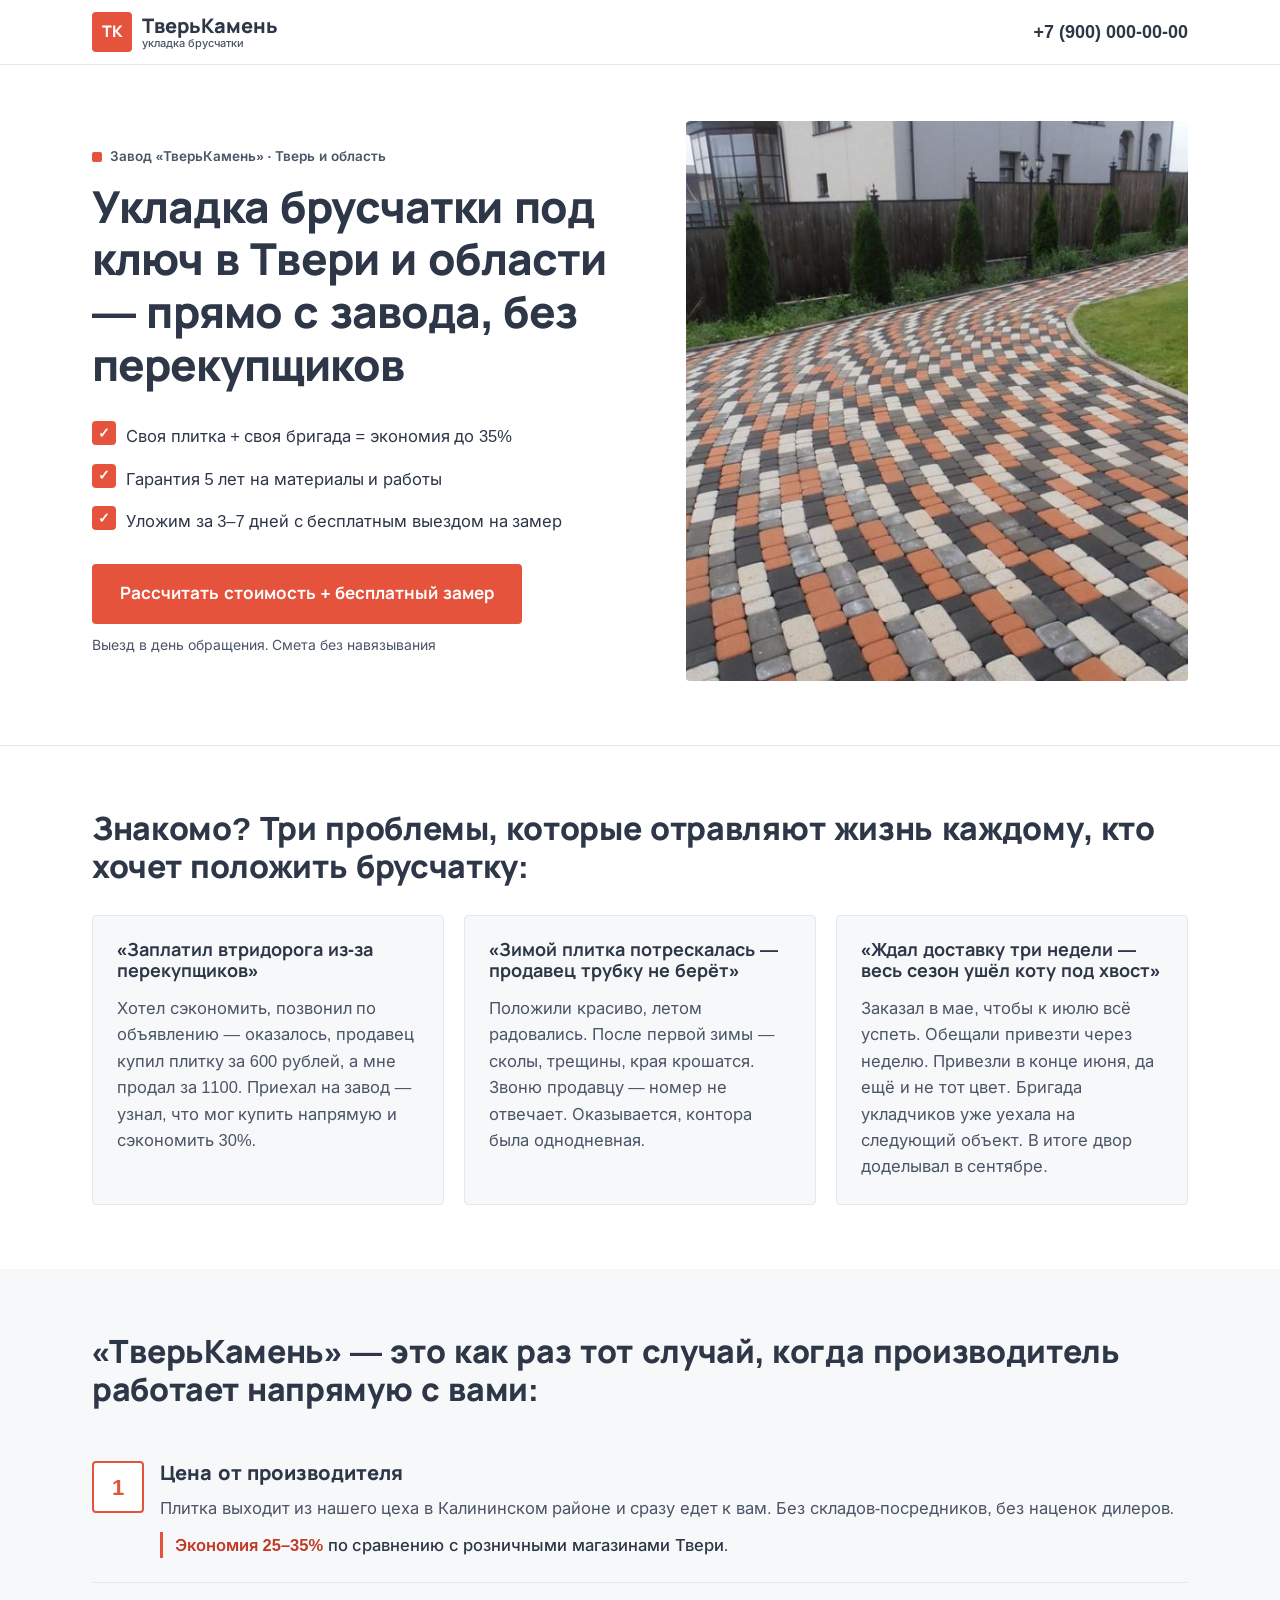
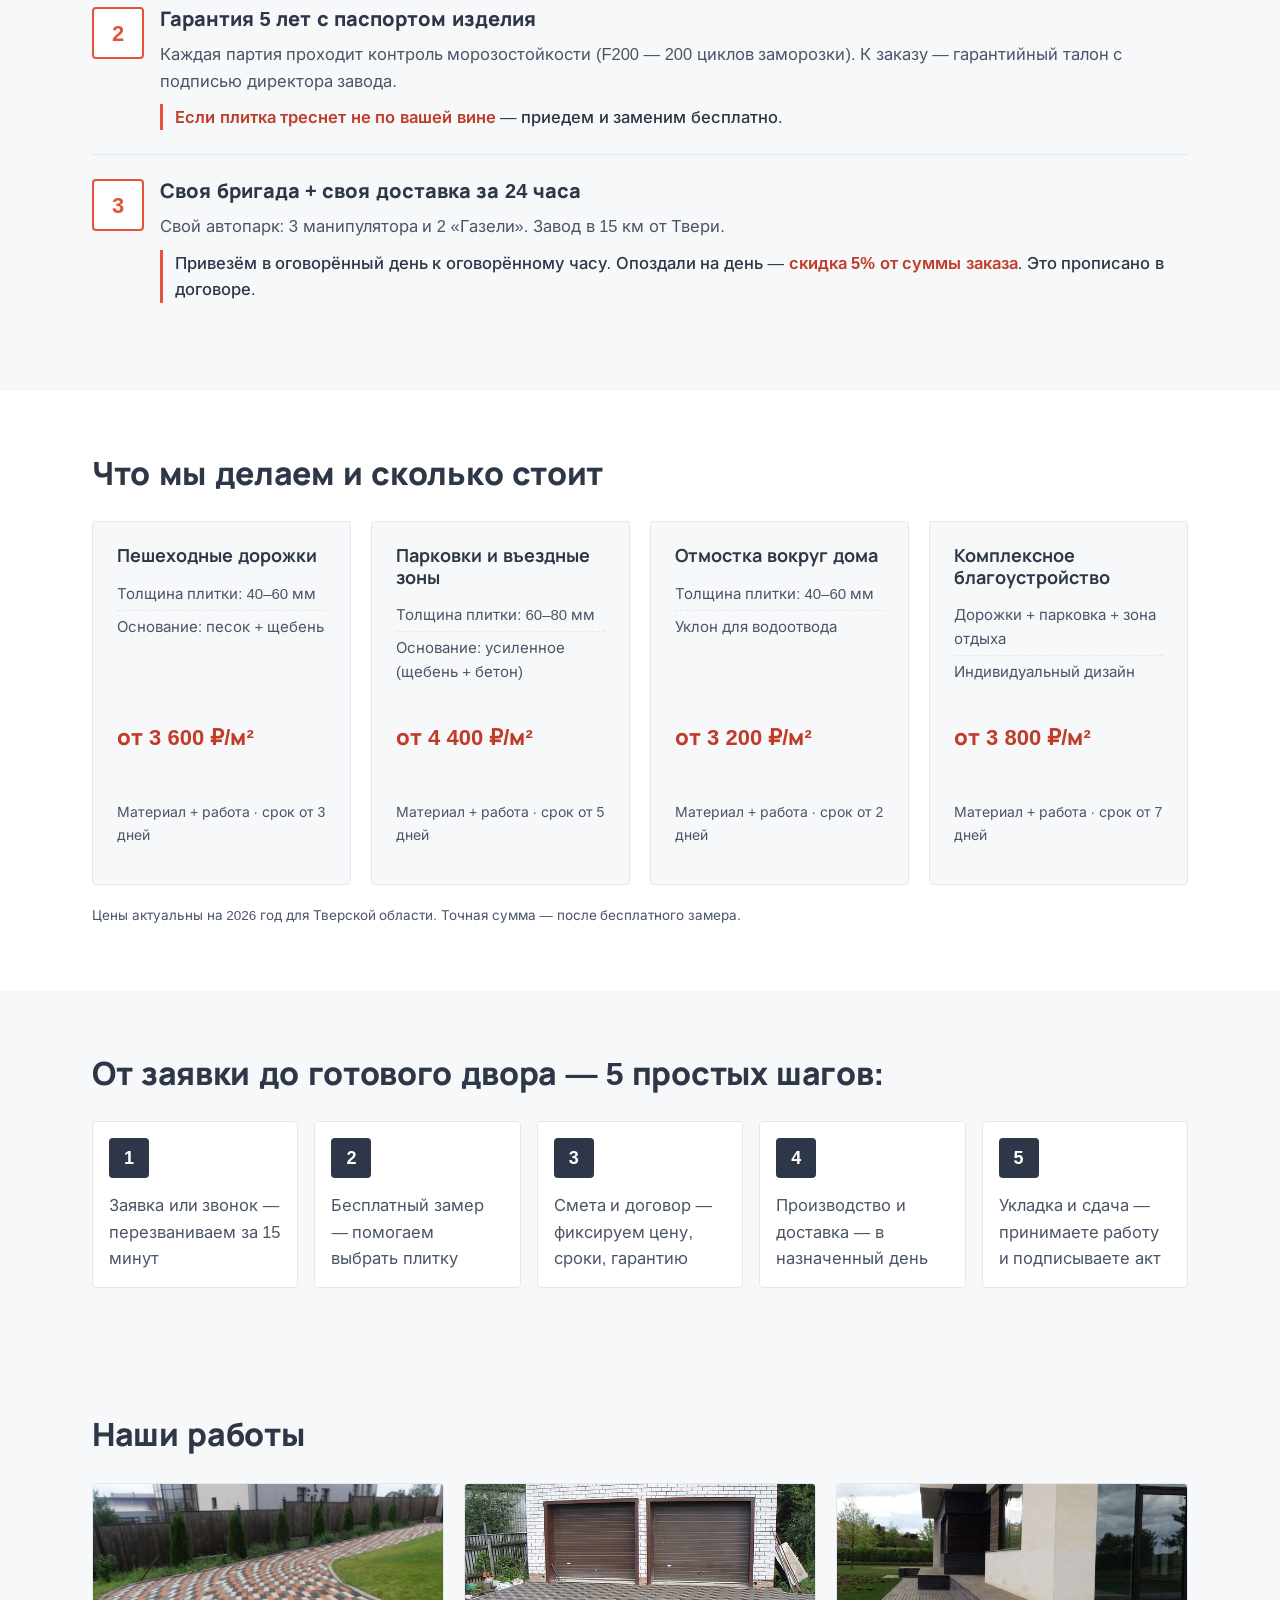
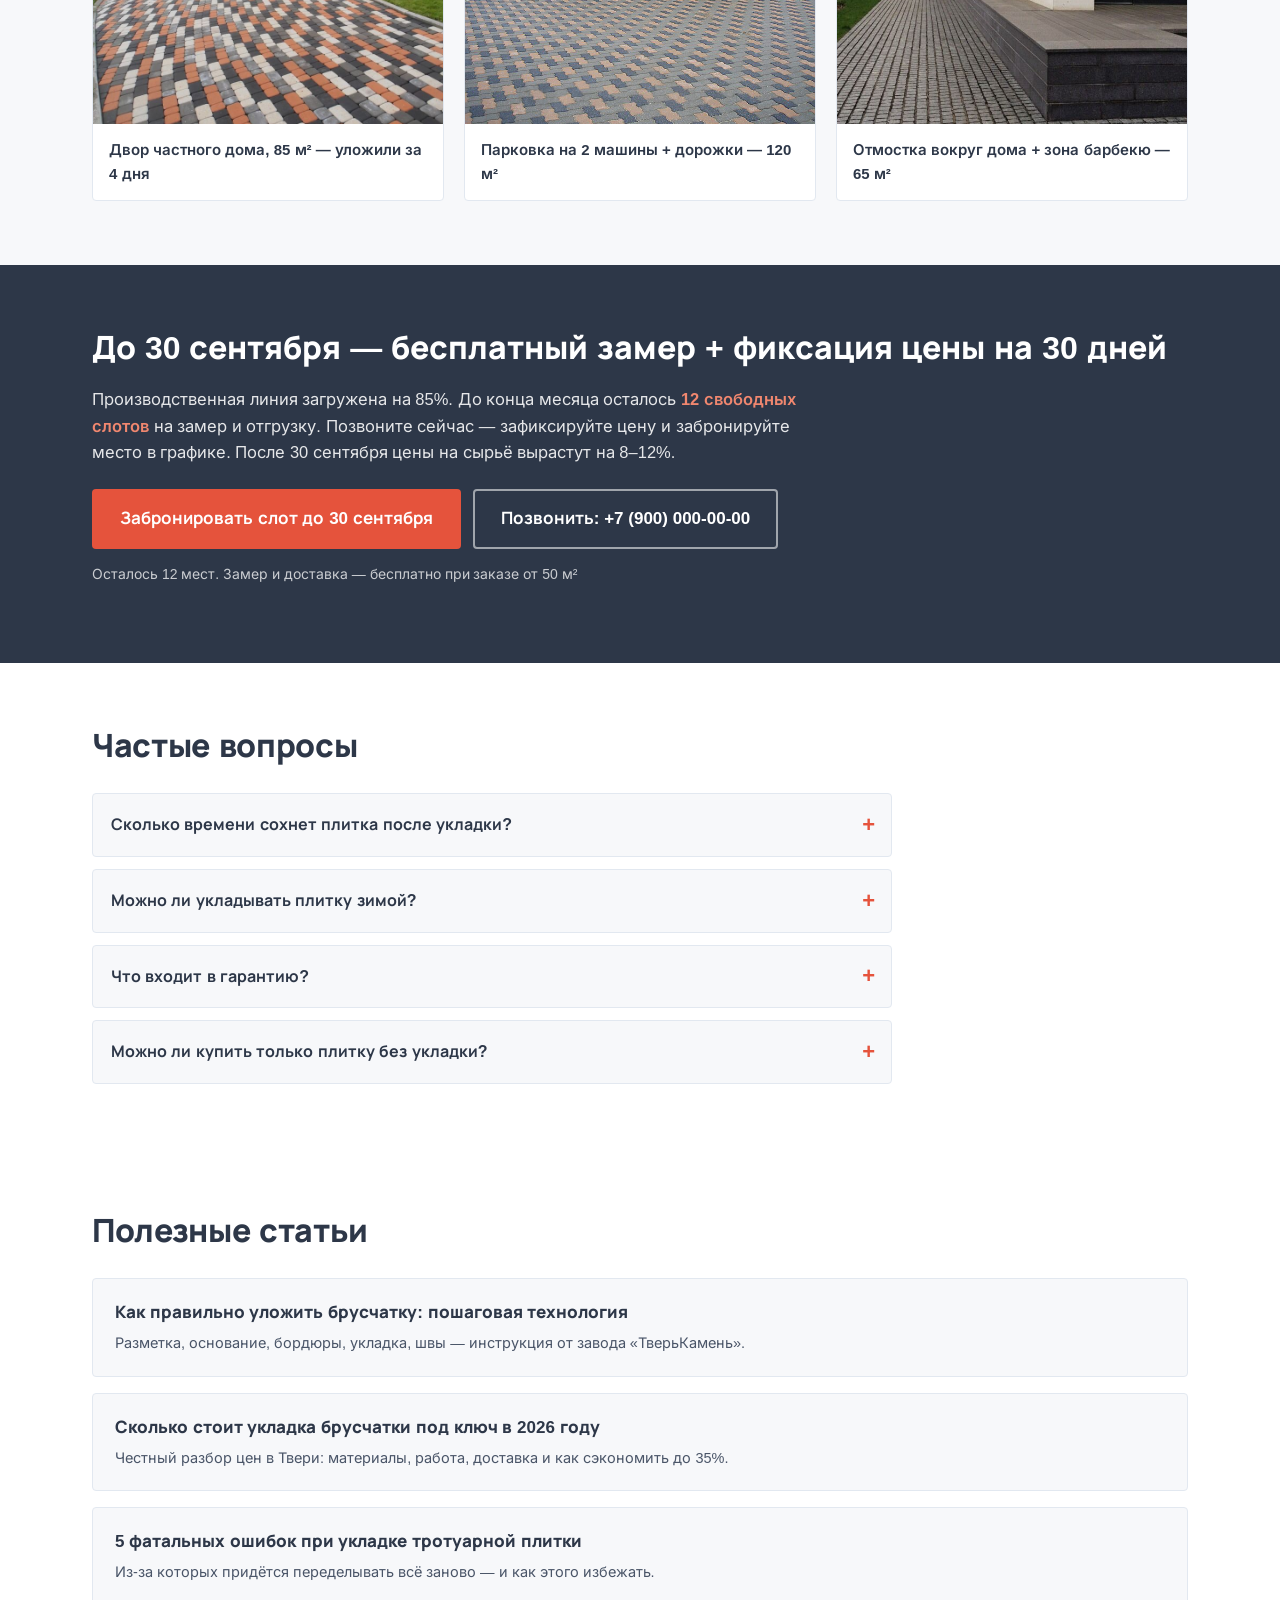
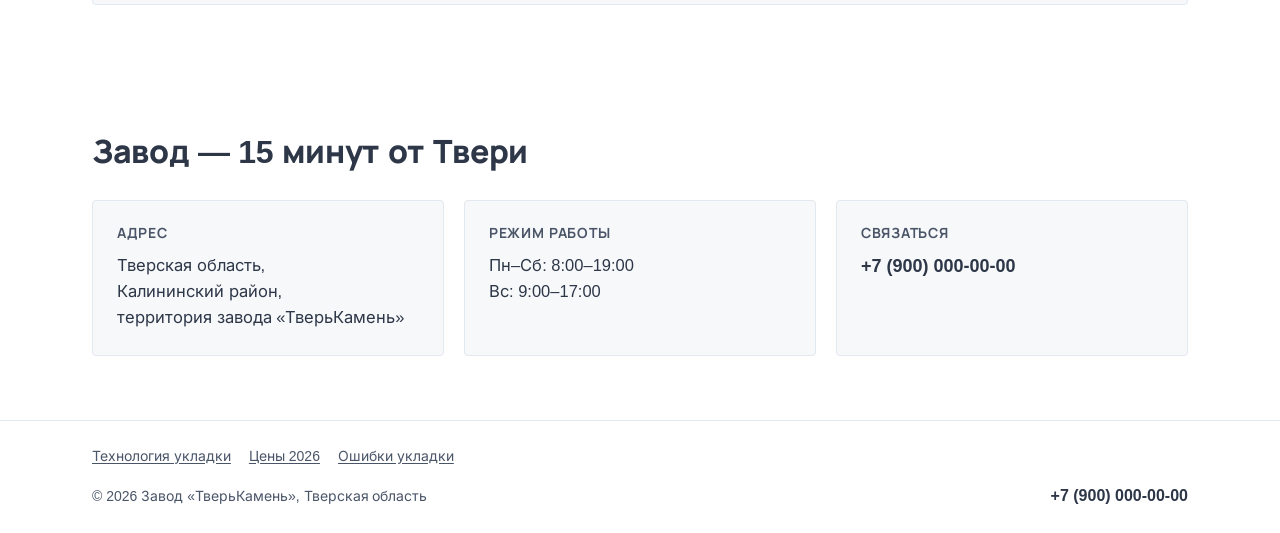
<file: index.html>
<!DOCTYPE html>
<html lang="ru">
<head>
  <meta charset="UTF-8">
  <meta name="viewport" content="width=device-width, initial-scale=1.0">
  <title>Укладка брусчатки под ключ в Твери — ТверьКамень</title>
  <meta name="description" content="Укладка брусчатки под ключ в Твери и области прямо с завода «ТверьКамень»: экономия до 35%, гарантия 5 лет, укладка за 3–7 дней. Пешеходные дорожки, парковки, отмостка.">
  <link rel="stylesheet" href="fonts/fonts.css">
  <link rel="stylesheet" href="css/style.css">
</head>
<body>

  <header class="header">
    <div class="container header__inner">
      <a href="index.html" class="logo" aria-label="ТверьКамень — на главную">
        <span class="logo__mark">ТК</span>
        <span class="logo__text">
          ТверьКамень
          <span class="logo__sub">укладка брусчатки</span>
        </span>
      </a>
      <div class="header__contacts">
        <a href="tel:+79000000000" class="header__phone">+7 (900) 000-00-00</a>
      </div>
    </div>
  </header>

  <main id="top">

    <section class="hero">
      <div class="container hero__inner">
        <div class="hero__content">
          <p class="hero__badge">Завод «ТверьКамень» · Тверь и область</p>
          <h1 class="hero__title">Укладка брусчатки под ключ в Твери и области — прямо с завода, без перекупщиков</h1>
          <ul class="check-list hero__list">
            <li>Своя плитка + своя бригада = экономия до 35%</li>
            <li>Гарантия 5 лет на материалы и работы</li>
            <li>Уложим за 3–7 дней с бесплатным выездом на замер</li>
          </ul>
          <a href="tel:+79000000000" class="btn btn--accent btn--lg hero__cta">Рассчитать стоимость + бесплатный замер</a>
          <p class="hero__hint">Выезд в день обращения. Смета без навязывания</p>
        </div>
        <div class="hero__photo">
          <img src="img/paths.png" alt="Извилистые дорожки из тротуарной плитки на участке частного дома" width="800" height="598" fetchpriority="high">
        </div>
      </div>
    </section>

    <section class="section problems" aria-labelledby="problems-title">
      <div class="container">
        <h2 class="section__title" id="problems-title">Знакомо? Три проблемы, которые отравляют жизнь каждому, кто хочет положить брусчатку:</h2>
        <div class="grid grid--3 reveal">
          <article class="card">
            <h3 class="card__title">«Заплатил втридорога из-за перекупщиков»</h3>
            <p class="card__text">Хотел сэкономить, позвонил по объявлению — оказалось, продавец купил плитку за 600 рублей, а мне продал за 1100. Приехал на завод — узнал, что мог купить напрямую и сэкономить 30%.</p>
          </article>
          <article class="card reveal">
            <h3 class="card__title">«Зимой плитка потрескалась — продавец трубку не берёт»</h3>
            <p class="card__text">Положили красиво, летом радовались. После первой зимы — сколы, трещины, края крошатся. Звоню продавцу — номер не отвечает. Оказывается, контора была однодневная.</p>
          </article>
          <article class="card reveal">
            <h3 class="card__title">«Ждал доставку три недели — весь сезон ушёл коту под хвост»</h3>
            <p class="card__text">Заказал в мае, чтобы к июлю всё успеть. Обещали привезти через неделю. Привезли в конце июня, да ещё и не тот цвет. Бригада укладчиков уже уехала на следующий объект. В итоге двор доделывал в сентябре.</p>
          </article>
        </div>
      </div>
    </section>

    <section class="section solutions" aria-labelledby="solutions-title">
      <div class="container">
        <h2 class="section__title" id="solutions-title">«ТверьКамень» — это как раз тот случай, когда производитель работает напрямую с вами:</h2>

        <div class="solutions__item reveal">
          <div class="solutions__mark">1</div>
          <div class="solutions__body">
            <h3 class="solutions__title">Цена от производителя</h3>
            <p>Плитка выходит из нашего цеха в Калининском районе и сразу едет к вам. Без складов-посредников, без наценок дилеров.</p>
            <p class="solutions__benefit"><strong>Экономия 25–35%</strong> по сравнению с розничными магазинами Твери.</p>
          </div>
        </div>

        <div class="solutions__item reveal">
          <div class="solutions__mark">2</div>
          <div class="solutions__body">
            <h3 class="solutions__title">Гарантия 5 лет с паспортом изделия</h3>
            <p>Каждая партия проходит контроль морозостойкости (F200 — 200 циклов заморозки). К заказу — гарантийный талон с подписью директора завода.</p>
            <p class="solutions__benefit"><strong>Если плитка треснет не по вашей вине</strong> — приедем и заменим бесплатно.</p>
          </div>
        </div>

        <div class="solutions__item reveal">
          <div class="solutions__mark">3</div>
          <div class="solutions__body">
            <h3 class="solutions__title">Своя бригада + своя доставка за 24 часа</h3>
            <p>Свой автопарк: 3 манипулятора и 2 «Газели». Завод в 15 км от Твери.</p>
            <p class="solutions__benefit">Привезём в оговорённый день к оговорённому часу. Опоздали на день — <strong>скидка 5% от суммы заказа</strong>. Это прописано в договоре.</p>
          </div>
        </div>
      </div>
    </section>

    <section class="section services" aria-labelledby="services-title">
      <div class="container">
        <h2 class="section__title" id="services-title">Что мы делаем и сколько стоит</h2>
        <div class="grid grid--4">
          <article class="price-card reveal">
            <h3 class="price-card__title">Пешеходные дорожки</h3>
            <ul class="price-card__list">
              <li>Толщина плитки: 40–60 мм</li>
              <li>Основание: песок + щебень</li>
            </ul>
            <p class="price-card__price">от 3 600 ₽/м²</p>
            <p class="price-card__term">Материал + работа · срок от 3 дней</p>
          </article>
          <article class="price-card reveal">
            <h3 class="price-card__title">Парковки и въездные зоны</h3>
            <ul class="price-card__list">
              <li>Толщина плитки: 60–80 мм</li>
              <li>Основание: усиленное (щебень + бетон)</li>
            </ul>
            <p class="price-card__price">от 4 400 ₽/м²</p>
            <p class="price-card__term">Материал + работа · срок от 5 дней</p>
          </article>
          <article class="price-card reveal">
            <h3 class="price-card__title">Отмостка вокруг дома</h3>
            <ul class="price-card__list">
              <li>Толщина плитки: 40–60 мм</li>
              <li>Уклон для водоотвода</li>
            </ul>
            <p class="price-card__price">от 3 200 ₽/м²</p>
            <p class="price-card__term">Материал + работа · срок от 2 дней</p>
          </article>
          <article class="price-card reveal">
            <h3 class="price-card__title">Комплексное благоустройство</h3>
            <ul class="price-card__list">
              <li>Дорожки + парковка + зона отдыха</li>
              <li>Индивидуальный дизайн</li>
            </ul>
            <p class="price-card__price">от 3 800 ₽/м²</p>
            <p class="price-card__term">Материал + работа · срок от 7 дней</p>
          </article>
        </div>
        <p class="prices-note">Цены актуальны на 2026 год для Тверской области. Точная сумма — после бесплатного замера.</p>
      </div>
    </section>

    <section class="section delivery" aria-labelledby="steps-title">
      <div class="container">
        <h2 class="section__title" id="steps-title">От заявки до готового двора — 5 простых шагов:</h2>
        <ol class="steps steps--5">
          <li class="steps__item reveal"><span class="steps__num">1</span>Заявка или звонок — перезваниваем за 15 минут</li>
          <li class="steps__item reveal"><span class="steps__num">2</span>Бесплатный замер — помогаем выбрать плитку</li>
          <li class="steps__item reveal"><span class="steps__num">3</span>Смета и договор — фиксируем цену, сроки, гарантию</li>
          <li class="steps__item reveal"><span class="steps__num">4</span>Производство и доставка — в назначенный день</li>
          <li class="steps__item reveal"><span class="steps__num">5</span>Укладка и сдача — принимаете работу и подписываете акт</li>
        </ol>
      </div>
    </section>

    <section class="section portfolio" aria-labelledby="portfolio-title">
      <div class="container">
        <h2 class="section__title" id="portfolio-title">Наши работы</h2>
        <div class="grid grid--auto">
          <figure class="portfolio__item reveal">
            <img src="img/paths.png" alt="Двор частного дома, уложенный брусчаткой" width="800" height="598" loading="lazy">
            <figcaption>Двор частного дома, 85 м² — уложили за 4 дня</figcaption>
          </figure>
          <figure class="portfolio__item reveal">
            <img src="img/parking.png" alt="Парковка перед гаражом из тротуарной плитки" width="640" height="480" loading="lazy">
            <figcaption>Парковка на 2 машины + дорожки — 120 м²</figcaption>
          </figure>
          <figure class="portfolio__item reveal">
            <img src="img/otmostka.png" alt="Отмостка вокруг дома из тротуарной плитки" width="900" height="450" loading="lazy">
            <figcaption>Отмостка вокруг дома + зона барбекю — 65 м²</figcaption>
          </figure>
        </div>
      </div>
    </section>

    <section class="section cta" aria-labelledby="cta-title">
      <div class="container">
        <h2 class="cta__title" id="cta-title">До 30 сентября — бесплатный замер + фиксация цены на 30 дней</h2>
        <p class="cta__text">Производственная линия загружена на 85%. До конца месяца осталось <strong>12 свободных слотов</strong> на замер и отгрузку. Позвоните сейчас — зафиксируйте цену и забронируйте место в графике. После 30 сентября цены на сырьё вырастут на 8–12%.</p>
        <div class="cta__btns">
          <a href="tel:+79000000000" class="btn btn--accent btn--lg">Забронировать слот до 30 сентября</a>
          <a href="tel:+79000000000" class="btn btn--outline btn--lg">Позвонить: +7 (900) 000-00-00</a>
        </div>
        <p class="cta__micro">Осталось 12 мест. Замер и доставка — бесплатно при заказе от 50 м²</p>
      </div>
    </section>

    <section class="section faq" aria-labelledby="faq-title">
      <div class="container">
        <h2 class="section__title" id="faq-title">Частые вопросы</h2>
        <div class="faq__list">
          <details class="faq__item">
            <summary>Сколько времени сохнет плитка после укладки?</summary>
            <p class="faq__answer">По пешеходной плитке можно ходить сразу после укладки. По парковочной — лучше подождать 2–3 дня до полной усадки основания. Полная прочность набирается за 28 дней.</p>
          </details>
          <details class="faq__item">
            <summary>Можно ли укладывать плитку зимой?</summary>
            <p class="faq__answer">Не рекомендуем. Оптимальная температура для укладки — от +5 °C до +25 °C. Зимой грунт промерзает, и основание будет нестабильным.</p>
          </details>
          <details class="faq__item">
            <summary>Что входит в гарантию?</summary>
            <p class="faq__answer">Гарантия 5 лет распространяется на: сколы и трещины плитки (при соблюдении технологии укладки), просадку основания, вымывание швов. Не распространяется: механические повреждения, неправильная эксплуатация.</p>
          </details>
          <details class="faq__item">
            <summary>Можно ли купить только плитку без укладки?</summary>
            <p class="faq__answer">Да, конечно! Вы можете купить плитку напрямую с завода и уложить самостоятельно или нанять свою бригаду.</p>
          </details>
        </div>
      </div>
    </section>

    <section class="section articles-section" aria-labelledby="articles-title">
      <div class="container">
        <h2 class="section__title" id="articles-title">Полезные статьи</h2>
        <ul class="articles-list">
          <li>
            <a href="statya-ukladka.html">
              <p class="articles-list__title">Как правильно уложить брусчатку: пошаговая технология</p>
              <p class="articles-list__desc">Разметка, основание, бордюры, укладка, швы — инструкция от завода «ТверьКамень».</p>
            </a>
          </li>
          <li>
            <a href="statya-ceny.html">
              <p class="articles-list__title">Сколько стоит укладка брусчатки под ключ в 2026 году</p>
              <p class="articles-list__desc">Честный разбор цен в Твери: материалы, работа, доставка и как сэкономить до 35%.</p>
            </a>
          </li>
          <li>
            <a href="statya-oshibki.html">
              <p class="articles-list__title">5 фатальных ошибок при укладке тротуарной плитки</p>
              <p class="articles-list__desc">Из-за которых придётся переделывать всё заново — и как этого избежать.</p>
            </a>
          </li>
        </ul>
      </div>
    </section>

    <section class="section contacts" aria-labelledby="contacts-title">
      <div class="container">
        <h2 class="section__title" id="contacts-title">Завод — 15 минут от Твери</h2>
        <div class="grid grid--3 contacts__grid">
          <div class="contacts__item reveal">
            <h3 class="contacts__heading">Адрес</h3>
            <p>Тверская область,<br>Калининский район,<br>территория завода «ТверьКамень»</p>
          </div>
          <div class="contacts__item reveal">
            <h3 class="contacts__heading">Режим работы</h3>
            <p>Пн–Сб: 8:00–19:00<br>Вс: 9:00–17:00</p>
          </div>
          <div class="contacts__item reveal">
            <h3 class="contacts__heading">Связаться</h3>
            <p><a class="contacts__phone" href="tel:+79000000000">+7 (900) 000-00-00</a></p>
          </div>
        </div>
      </div>
    </section>

  </main>

  <footer class="footer">
    <div class="container footer__inner">
      <nav class="footer__nav" aria-label="Статьи">
        <a href="statya-ukladka.html">Технология укладки</a>
        <a href="statya-ceny.html">Цены 2026</a>
        <a href="statya-oshibki.html">Ошибки укладки</a>
      </nav>
      <p class="footer__name">© <span id="year">2026</span> Завод «ТверьКамень», Тверская область</p>
      <a href="tel:+79000000000" class="footer__phone">+7 (900) 000-00-00</a>
    </div>
  </footer>

  <nav class="mobile-bar" aria-label="Быстрые действия">
    <a href="tel:+79000000000" class="mobile-bar__btn mobile-bar__btn--call">
      <svg viewBox="0 0 24 24" width="20" height="20" aria-hidden="true"><path fill="currentColor" d="M6.62 10.79a15.05 15.05 0 0 0 6.59 6.59l2.2-2.2a1 1 0 0 1 1.02-.24c1.12.37 2.33.57 3.57.57a1 1 0 0 1 1 1V20a1 1 0 0 1-1 1C10.61 21 3 13.39 3 4a1 1 0 0 1 1-1h3.5a1 1 0 0 1 1 1c0 1.24.2 2.45.57 3.57a1 1 0 0 1-.25 1.02l-2.2 2.2z"/></svg>
      Позвонить
    </a>
    <a href="tel:+79000000000" class="mobile-bar__btn mobile-bar__btn--calc">Бесплатный замер</a>
  </nav>

  <script src="js/main.js"></script>
</body>
</html>
</file>
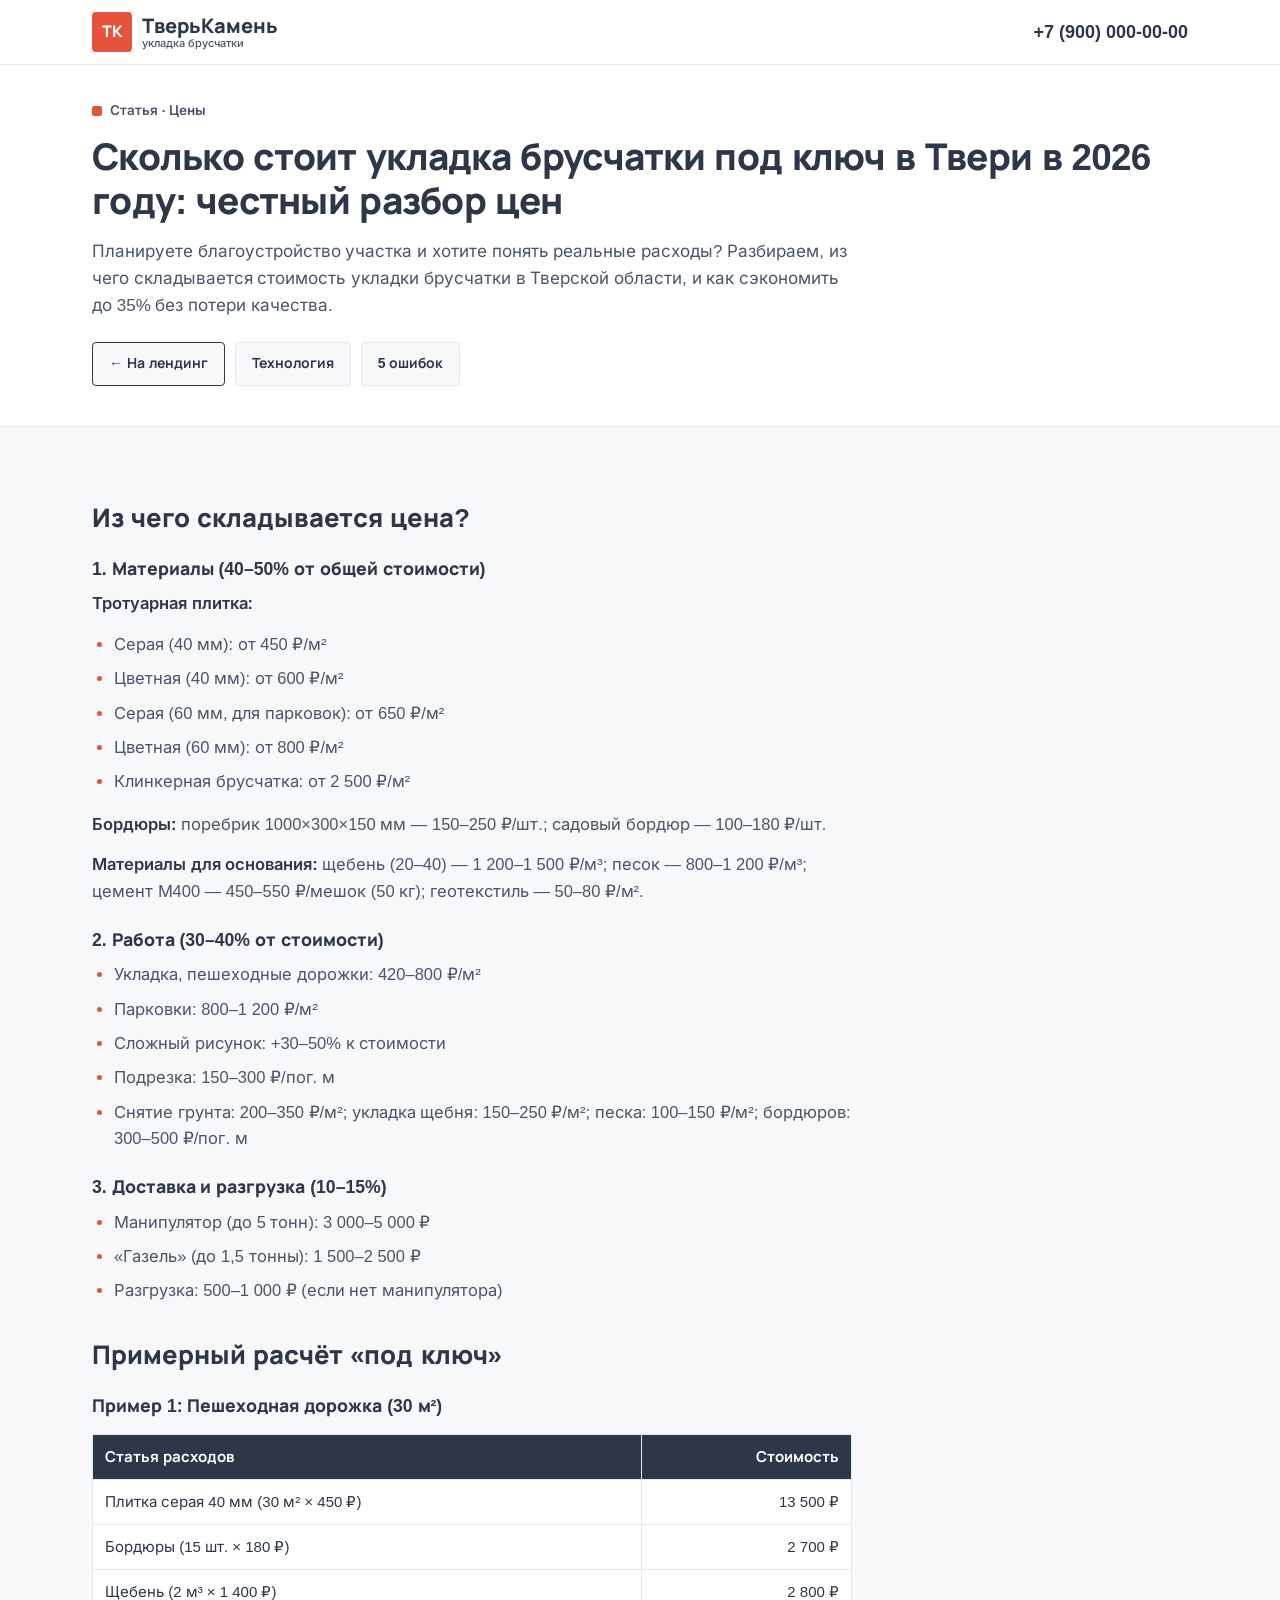
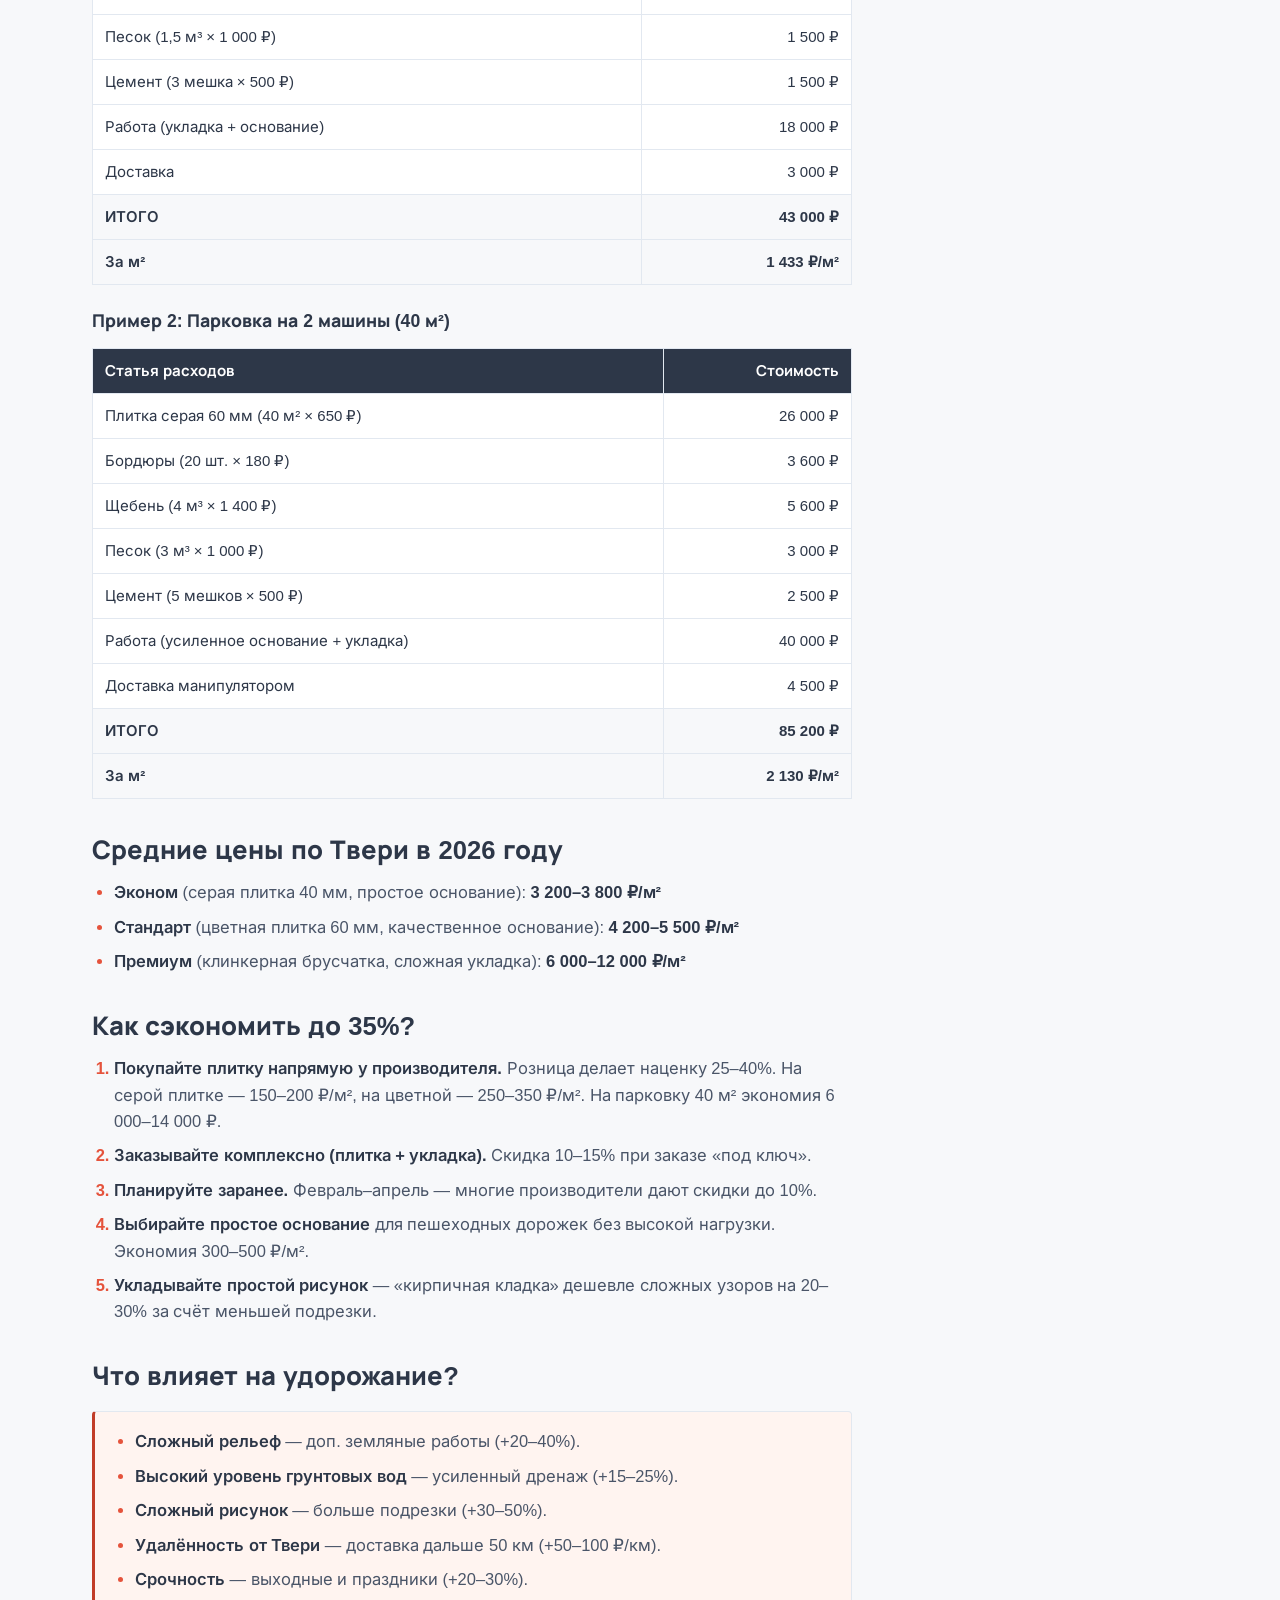
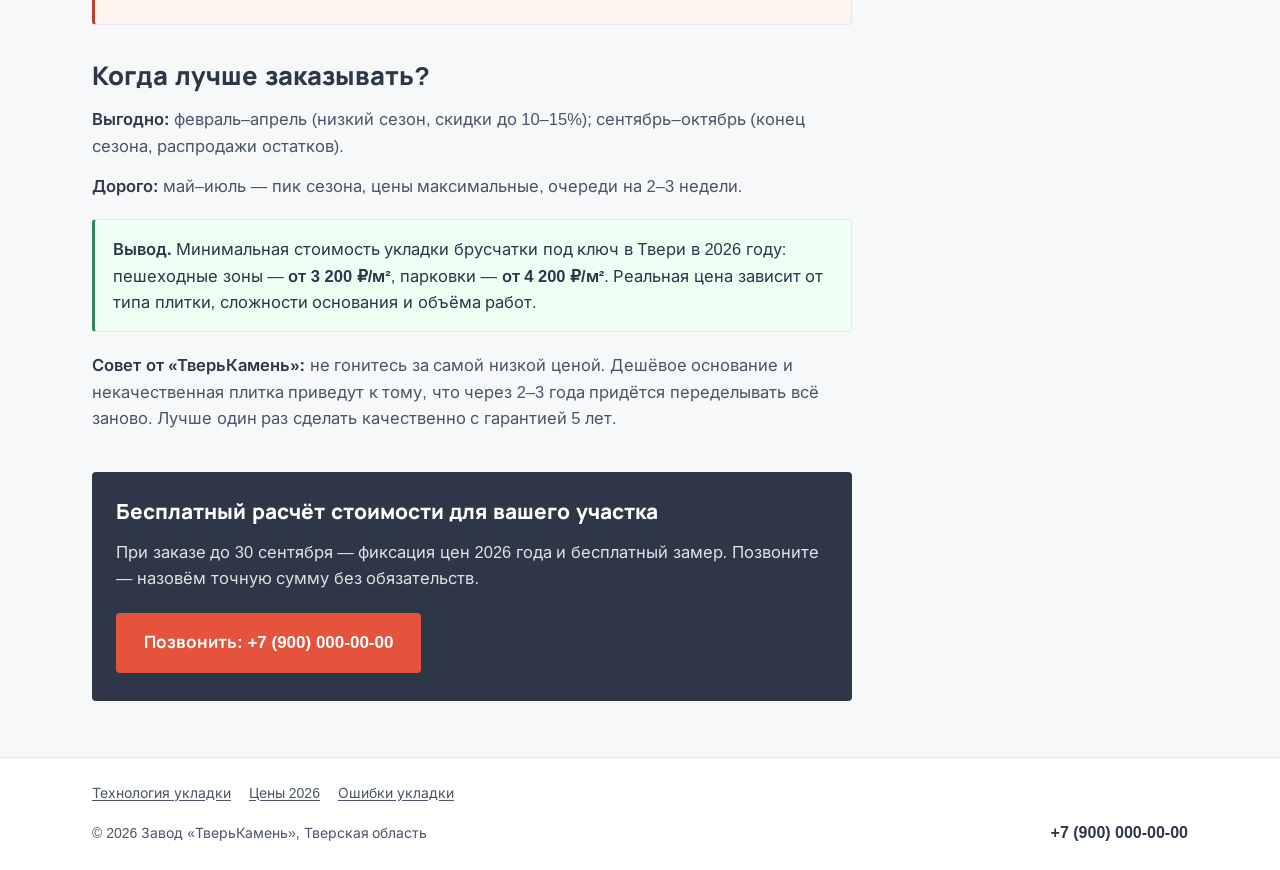
<file: statya-ceny.html>
<!DOCTYPE html>
<html lang="ru">
<head>
  <meta charset="UTF-8">
  <meta name="viewport" content="width=device-width, initial-scale=1.0">
  <title>Сколько стоит укладка брусчатки под ключ в 2026 году — ТверьКамень</title>
  <meta name="description" content="Честный разбор цен на укладку брусчатки в Твери в 2026 году: материалы, работа, доставка, расчёты «под ключ» и как сэкономить до 35%.">
  <link rel="stylesheet" href="fonts/fonts.css">
  <link rel="stylesheet" href="css/style.css">
</head>
<body>

  <header class="header">
    <div class="container header__inner">
      <a href="index.html" class="logo" aria-label="ТверьКамень — на главную">
        <span class="logo__mark">ТК</span>
        <span class="logo__text">
          ТверьКамень
          <span class="logo__sub">укладка брусчатки</span>
        </span>
      </a>
      <div class="header__contacts">
        <a href="tel:+79000000000" class="header__phone">+7 (900) 000-00-00</a>
      </div>
    </div>
  </header>

  <header class="article-header">
    <div class="container">
      <p class="article-header__badge">Статья · Цены</p>
      <h1 class="article-header__title">Сколько стоит укладка брусчатки под ключ в Твери в 2026 году: честный разбор цен</h1>
      <p class="article-header__lead">Планируете благоустройство участка и хотите понять реальные расходы? Разбираем, из чего складывается стоимость укладки брусчатки в Тверской области, и как сэкономить до 35% без потери качества.</p>
      <nav class="article-nav" aria-label="Навигация по статьям">
        <a class="is-back" href="index.html">← На лендинг</a>
        <a href="statya-ukladka.html">Технология</a>
        <a href="statya-oshibki.html">5 ошибок</a>
      </nav>
    </div>
  </header>

  <main class="article">
    <div class="container">
      <article class="article__body">

        <h2>Из чего складывается цена?</h2>

        <h3>1. Материалы (40–50% от общей стоимости)</h3>
        <p><strong>Тротуарная плитка:</strong></p>
        <ul>
          <li>Серая (40 мм): от 450 ₽/м²</li>
          <li>Цветная (40 мм): от 600 ₽/м²</li>
          <li>Серая (60 мм, для парковок): от 650 ₽/м²</li>
          <li>Цветная (60 мм): от 800 ₽/м²</li>
          <li>Клинкерная брусчатка: от 2 500 ₽/м²</li>
        </ul>
        <p><strong>Бордюры:</strong> поребрик 1000×300×150 мм — 150–250 ₽/шт.; садовый бордюр — 100–180 ₽/шт.</p>
        <p><strong>Материалы для основания:</strong> щебень (20–40) — 1 200–1 500 ₽/м³; песок — 800–1 200 ₽/м³; цемент М400 — 450–550 ₽/мешок (50 кг); геотекстиль — 50–80 ₽/м².</p>

        <h3>2. Работа (30–40% от стоимости)</h3>
        <ul>
          <li>Укладка, пешеходные дорожки: 420–800 ₽/м²</li>
          <li>Парковки: 800–1 200 ₽/м²</li>
          <li>Сложный рисунок: +30–50% к стоимости</li>
          <li>Подрезка: 150–300 ₽/пог. м</li>
          <li>Снятие грунта: 200–350 ₽/м²; укладка щебня: 150–250 ₽/м²; песка: 100–150 ₽/м²; бордюров: 300–500 ₽/пог. м</li>
        </ul>

        <h3>3. Доставка и разгрузка (10–15%)</h3>
        <ul>
          <li>Манипулятор (до 5 тонн): 3 000–5 000 ₽</li>
          <li>«Газель» (до 1,5 тонны): 1 500–2 500 ₽</li>
          <li>Разгрузка: 500–1 000 ₽ (если нет манипулятора)</li>
        </ul>

        <h2>Примерный расчёт «под ключ»</h2>

        <h3>Пример 1: Пешеходная дорожка (30 м²)</h3>
        <table>
          <thead>
            <tr><th>Статья расходов</th><th>Стоимость</th></tr>
          </thead>
          <tbody>
            <tr><td>Плитка серая 40 мм (30 м² × 450 ₽)</td><td>13 500 ₽</td></tr>
            <tr><td>Бордюры (15 шт. × 180 ₽)</td><td>2 700 ₽</td></tr>
            <tr><td>Щебень (2 м³ × 1 400 ₽)</td><td>2 800 ₽</td></tr>
            <tr><td>Песок (1,5 м³ × 1 000 ₽)</td><td>1 500 ₽</td></tr>
            <tr><td>Цемент (3 мешка × 500 ₽)</td><td>1 500 ₽</td></tr>
            <tr><td>Работа (укладка + основание)</td><td>18 000 ₽</td></tr>
            <tr><td>Доставка</td><td>3 000 ₽</td></tr>
            <tr class="total"><td>ИТОГО</td><td>43 000 ₽</td></tr>
            <tr class="total"><td>За м²</td><td>1 433 ₽/м²</td></tr>
          </tbody>
        </table>

        <h3>Пример 2: Парковка на 2 машины (40 м²)</h3>
        <table>
          <thead>
            <tr><th>Статья расходов</th><th>Стоимость</th></tr>
          </thead>
          <tbody>
            <tr><td>Плитка серая 60 мм (40 м² × 650 ₽)</td><td>26 000 ₽</td></tr>
            <tr><td>Бордюры (20 шт. × 180 ₽)</td><td>3 600 ₽</td></tr>
            <tr><td>Щебень (4 м³ × 1 400 ₽)</td><td>5 600 ₽</td></tr>
            <tr><td>Песок (3 м³ × 1 000 ₽)</td><td>3 000 ₽</td></tr>
            <tr><td>Цемент (5 мешков × 500 ₽)</td><td>2 500 ₽</td></tr>
            <tr><td>Работа (усиленное основание + укладка)</td><td>40 000 ₽</td></tr>
            <tr><td>Доставка манипулятором</td><td>4 500 ₽</td></tr>
            <tr class="total"><td>ИТОГО</td><td>85 200 ₽</td></tr>
            <tr class="total"><td>За м²</td><td>2 130 ₽/м²</td></tr>
          </tbody>
        </table>

        <h2>Средние цены по Твери в 2026 году</h2>
        <ul>
          <li><strong>Эконом</strong> (серая плитка 40 мм, простое основание): <strong>3 200–3 800 ₽/м²</strong></li>
          <li><strong>Стандарт</strong> (цветная плитка 60 мм, качественное основание): <strong>4 200–5 500 ₽/м²</strong></li>
          <li><strong>Премиум</strong> (клинкерная брусчатка, сложная укладка): <strong>6 000–12 000 ₽/м²</strong></li>
        </ul>

        <h2>Как сэкономить до 35%?</h2>
        <ol>
          <li><strong>Покупайте плитку напрямую у производителя.</strong> Розница делает наценку 25–40%. На серой плитке — 150–200 ₽/м², на цветной — 250–350 ₽/м². На парковку 40 м² экономия 6 000–14 000 ₽.</li>
          <li><strong>Заказывайте комплексно (плитка + укладка).</strong> Скидка 10–15% при заказе «под ключ».</li>
          <li><strong>Планируйте заранее.</strong> Февраль–апрель — многие производители дают скидки до 10%.</li>
          <li><strong>Выбирайте простое основание</strong> для пешеходных дорожек без высокой нагрузки. Экономия 300–500 ₽/м².</li>
          <li><strong>Укладывайте простой рисунок</strong> — «кирпичная кладка» дешевле сложных узоров на 20–30% за счёт меньшей подрезки.</li>
        </ol>

        <h2>Что влияет на удорожание?</h2>
        <div class="callout callout--warn">
          <ul>
            <li><strong>Сложный рельеф</strong> — доп. земляные работы (+20–40%).</li>
            <li><strong>Высокий уровень грунтовых вод</strong> — усиленный дренаж (+15–25%).</li>
            <li><strong>Сложный рисунок</strong> — больше подрезки (+30–50%).</li>
            <li><strong>Удалённость от Твери</strong> — доставка дальше 50 км (+50–100 ₽/км).</li>
            <li><strong>Срочность</strong> — выходные и праздники (+20–30%).</li>
          </ul>
        </div>

        <h2>Когда лучше заказывать?</h2>
        <p><strong>Выгодно:</strong> февраль–апрель (низкий сезон, скидки до 10–15%); сентябрь–октябрь (конец сезона, распродажи остатков).</p>
        <p><strong>Дорого:</strong> май–июль — пик сезона, цены максимальные, очереди на 2–3 недели.</p>

        <div class="callout callout--ok">
          <strong>Вывод.</strong> Минимальная стоимость укладки брусчатки под ключ в Твери в 2026 году: пешеходные зоны — <strong>от 3 200 ₽/м²</strong>, парковки — <strong>от 4 200 ₽/м²</strong>. Реальная цена зависит от типа плитки, сложности основания и объёма работ.
        </div>

        <p><strong>Совет от «ТверьКамень»:</strong> не гонитесь за самой низкой ценой. Дешёвое основание и некачественная плитка приведут к тому, что через 2–3 года придётся переделывать всё заново. Лучше один раз сделать качественно с гарантией 5 лет.</p>

        <div class="article-cta">
          <h2>Бесплатный расчёт стоимости для вашего участка</h2>
          <p>При заказе до 30 сентября — фиксация цен 2026 года и бесплатный замер. Позвоните — назовём точную сумму без обязательств.</p>
          <a href="tel:+79000000000" class="btn btn--accent btn--lg">Позвонить: +7 (900) 000-00-00</a>
        </div>

      </article>
    </div>
  </main>

  <footer class="footer">
    <div class="container footer__inner">
      <nav class="footer__nav" aria-label="Статьи">
        <a href="statya-ukladka.html">Технология укладки</a>
        <a href="statya-ceny.html">Цены 2026</a>
        <a href="statya-oshibki.html">Ошибки укладки</a>
      </nav>
      <p class="footer__name">© <span id="year">2026</span> Завод «ТверьКамень», Тверская область</p>
      <a href="tel:+79000000000" class="footer__phone">+7 (900) 000-00-00</a>
    </div>
  </footer>

  <nav class="mobile-bar" aria-label="Быстрые действия">
    <a href="tel:+79000000000" class="mobile-bar__btn mobile-bar__btn--call">
      <svg viewBox="0 0 24 24" width="20" height="20" aria-hidden="true"><path fill="currentColor" d="M6.62 10.79a15.05 15.05 0 0 0 6.59 6.59l2.2-2.2a1 1 0 0 1 1.02-.24c1.12.37 2.33.57 3.57.57a1 1 0 0 1 1 1V20a1 1 0 0 1-1 1C10.61 21 3 13.39 3 4a1 1 0 0 1 1-1h3.5a1 1 0 0 1 1 1c0 1.24.2 2.45.57 3.57a1 1 0 0 1-.25 1.02l-2.2 2.2z"/></svg>
      Позвонить
    </a>
    <a href="index.html" class="mobile-bar__btn mobile-bar__btn--calc">К услугам и ценам</a>
  </nav>

  <script src="js/main.js"></script>
</body>
</html>
</file>
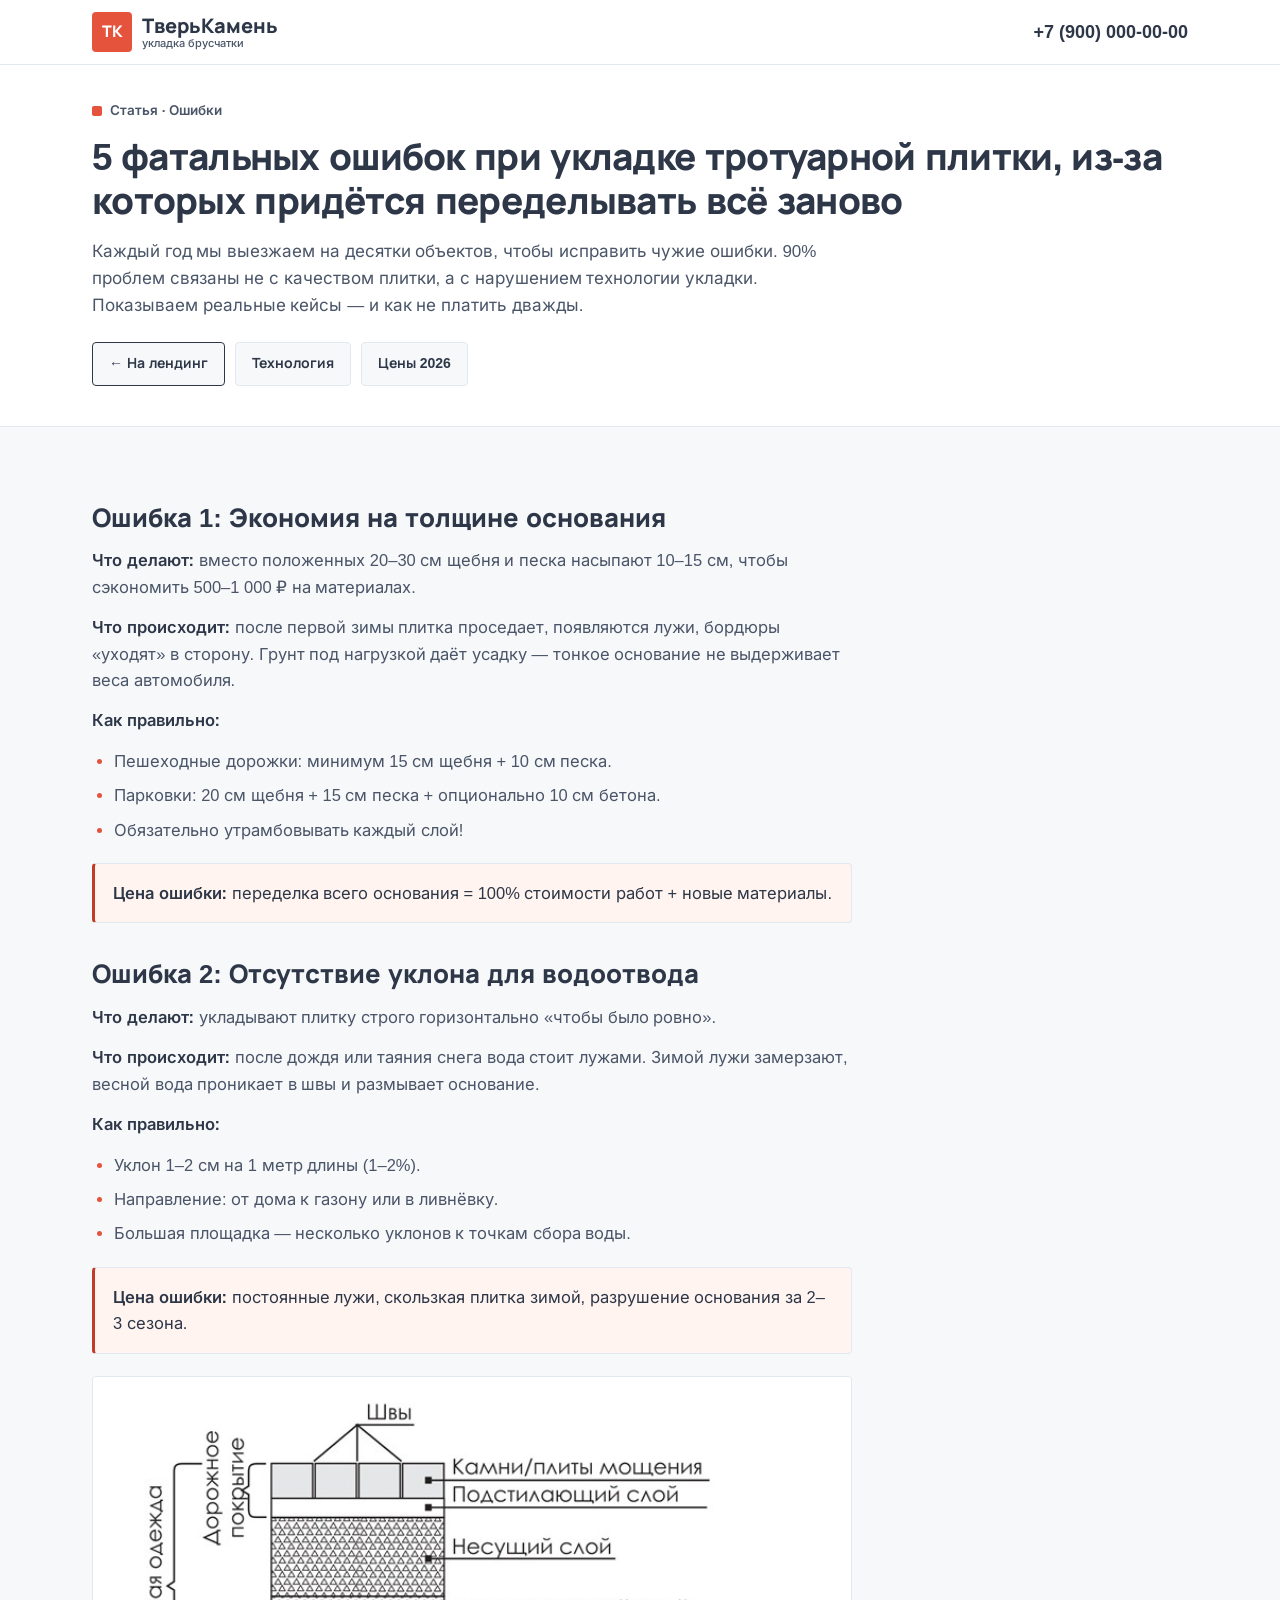
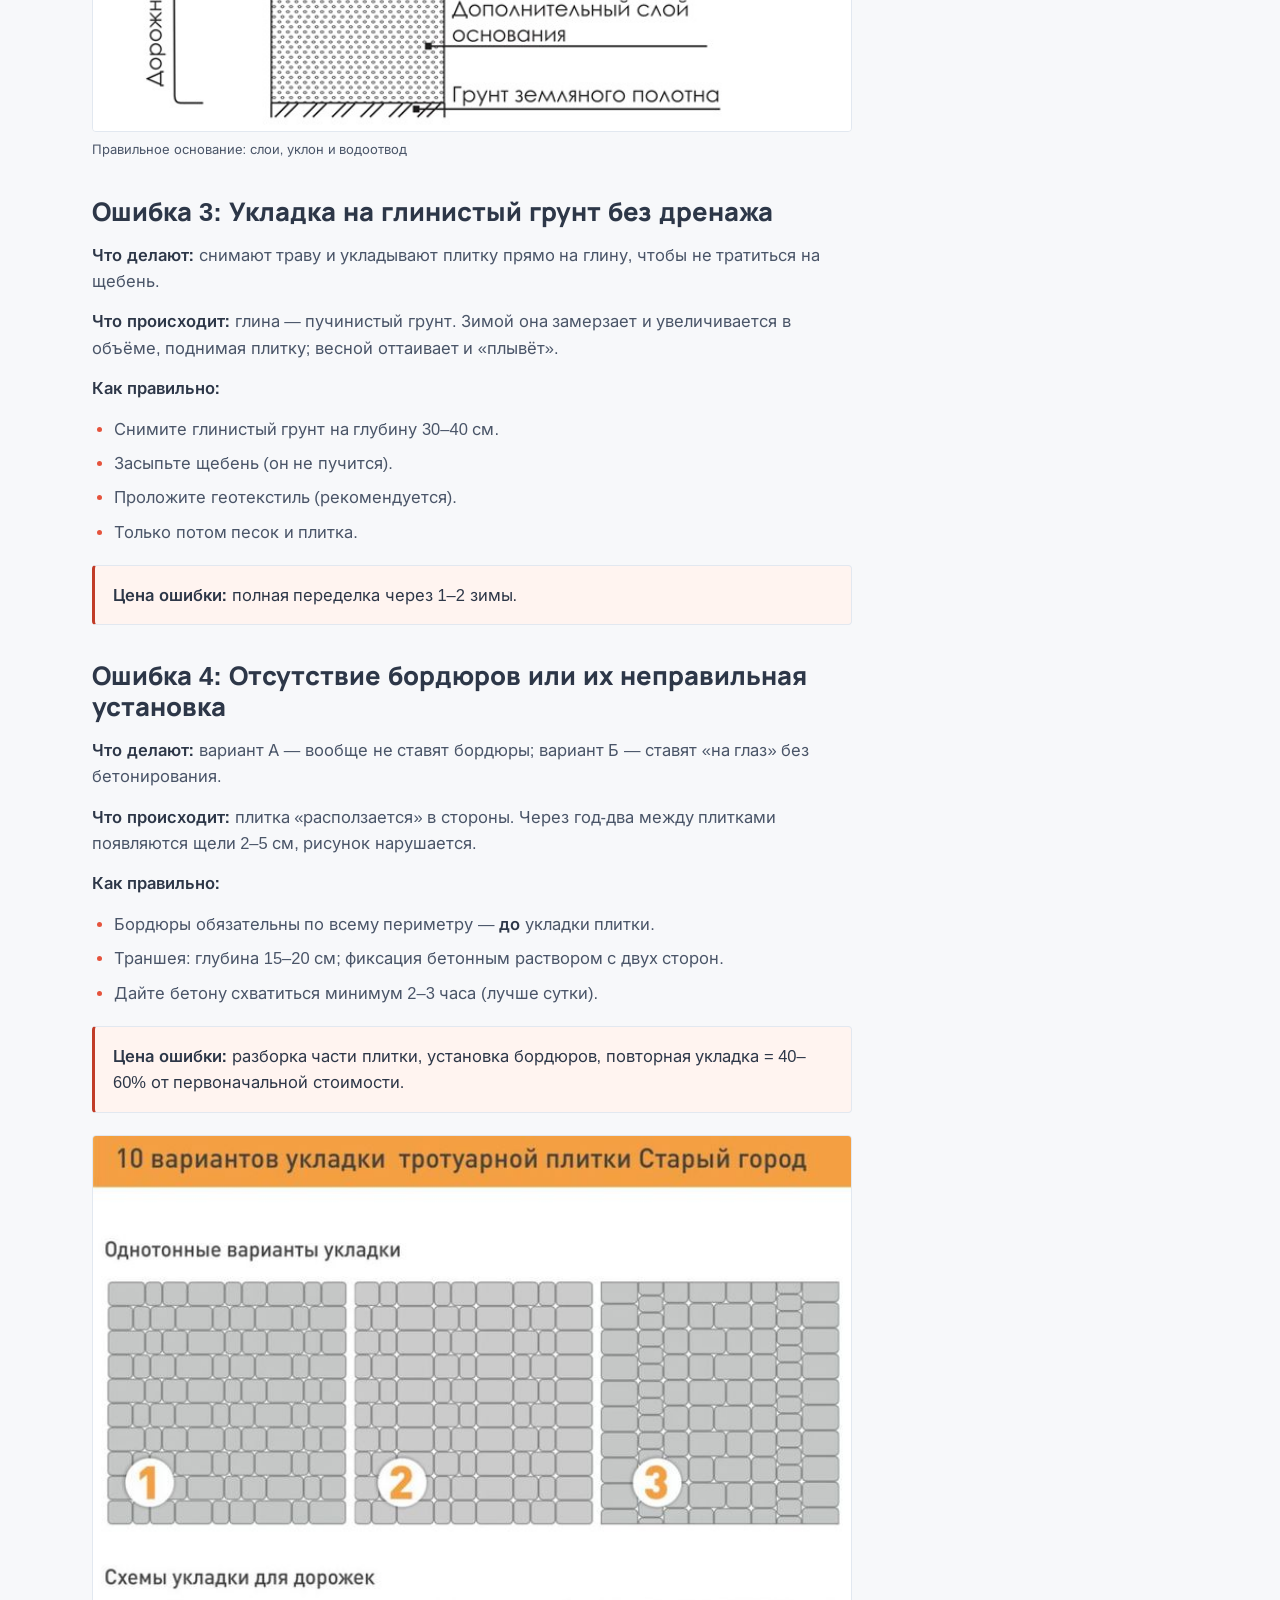
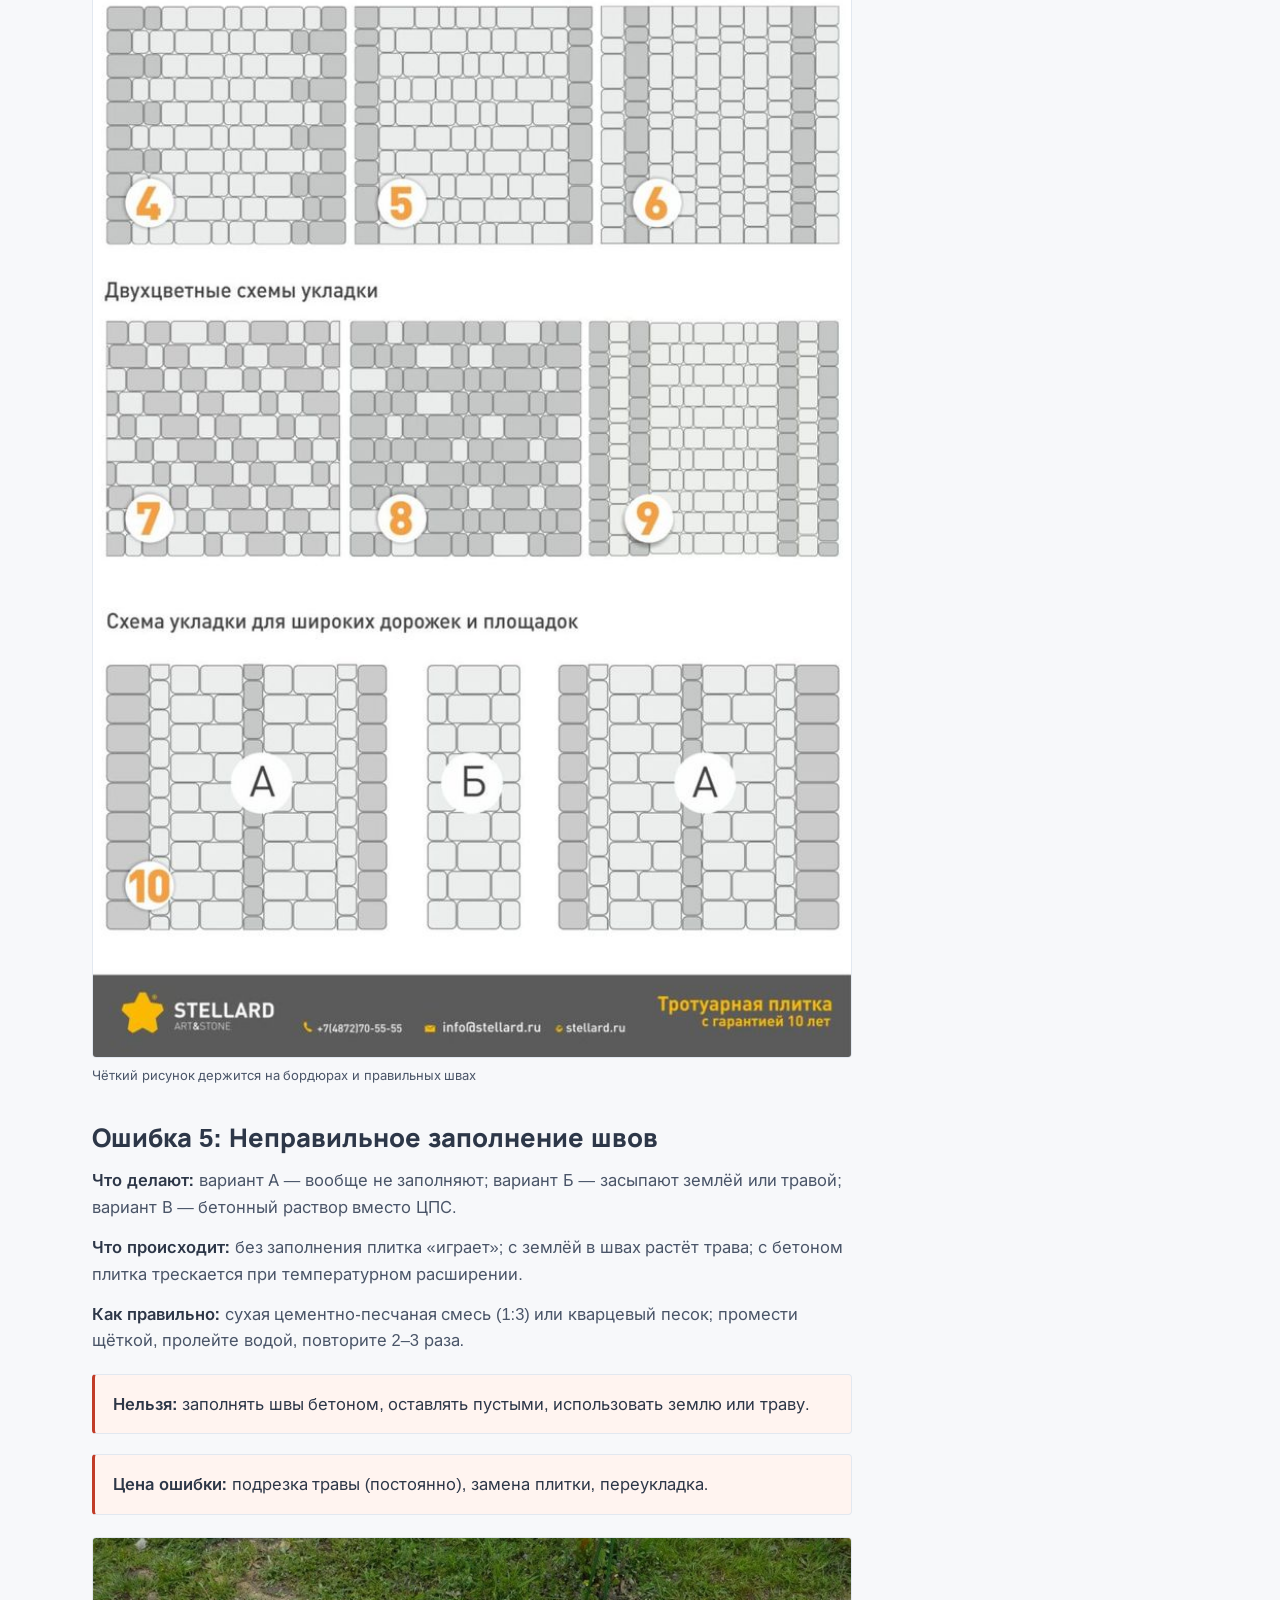
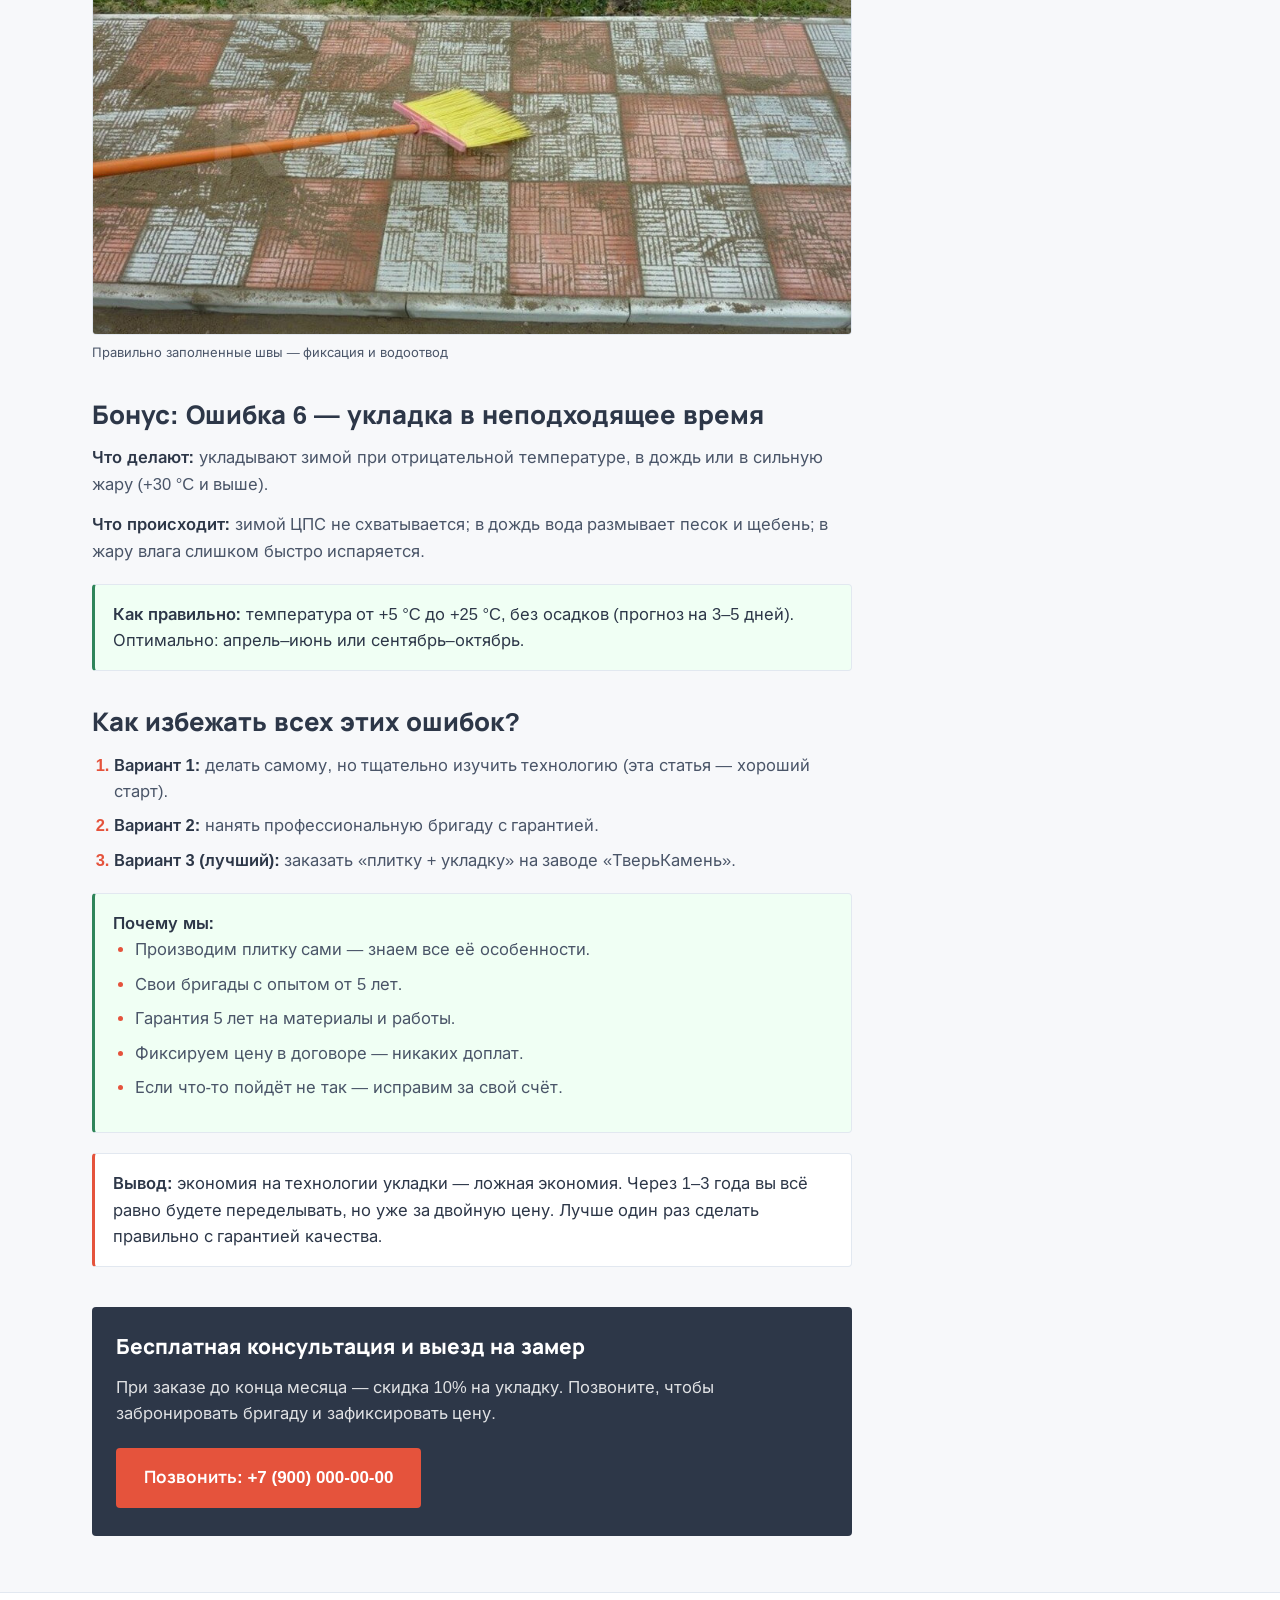
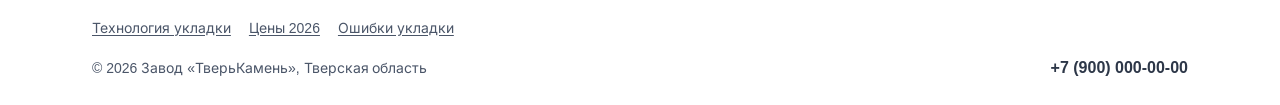
<file: statya-oshibki.html>
<!DOCTYPE html>
<html lang="ru">
<head>
  <meta charset="UTF-8">
  <meta name="viewport" content="width=device-width, initial-scale=1.0">
  <title>5 фатальных ошибок при укладке тротуарной плитки — ТверьКамень</title>
  <meta name="description" content="5 ошибок при укладке тротуарной плитки, из-за которых придётся переделывать всё заново: экономия на основании, нет уклона, глина, бордюры, швы.">
  <link rel="stylesheet" href="fonts/fonts.css">
  <link rel="stylesheet" href="css/style.css">
</head>
<body>

  <header class="header">
    <div class="container header__inner">
      <a href="index.html" class="logo" aria-label="ТверьКамень — на главную">
        <span class="logo__mark">ТК</span>
        <span class="logo__text">
          ТверьКамень
          <span class="logo__sub">укладка брусчатки</span>
        </span>
      </a>
      <div class="header__contacts">
        <a href="tel:+79000000000" class="header__phone">+7 (900) 000-00-00</a>
      </div>
    </div>
  </header>

  <header class="article-header">
    <div class="container">
      <p class="article-header__badge">Статья · Ошибки</p>
      <h1 class="article-header__title">5 фатальных ошибок при укладке тротуарной плитки, из-за которых придётся переделывать всё заново</h1>
      <p class="article-header__lead">Каждый год мы выезжаем на десятки объектов, чтобы исправить чужие ошибки. 90% проблем связаны не с качеством плитки, а с нарушением технологии укладки. Показываем реальные кейсы — и как не платить дважды.</p>
      <nav class="article-nav" aria-label="Навигация по статьям">
        <a class="is-back" href="index.html">← На лендинг</a>
        <a href="statya-ukladka.html">Технология</a>
        <a href="statya-ceny.html">Цены 2026</a>
      </nav>
    </div>
  </header>

  <main class="article">
    <div class="container">
      <article class="article__body">

        <h2>Ошибка 1: Экономия на толщине основания</h2>
        <p><strong>Что делают:</strong> вместо положенных 20–30 см щебня и песка насыпают 10–15 см, чтобы сэкономить 500–1 000 ₽ на материалах.</p>
        <p><strong>Что происходит:</strong> после первой зимы плитка проседает, появляются лужи, бордюры «уходят» в сторону. Грунт под нагрузкой даёт усадку — тонкое основание не выдерживает веса автомобиля.</p>
        <p><strong>Как правильно:</strong></p>
        <ul>
          <li>Пешеходные дорожки: минимум 15 см щебня + 10 см песка.</li>
          <li>Парковки: 20 см щебня + 15 см песка + опционально 10 см бетона.</li>
          <li>Обязательно утрамбовывать каждый слой!</li>
        </ul>
        <div class="callout callout--warn"><strong>Цена ошибки:</strong> переделка всего основания = 100% стоимости работ + новые материалы.</div>

        <h2>Ошибка 2: Отсутствие уклона для водоотвода</h2>
        <p><strong>Что делают:</strong> укладывают плитку строго горизонтально «чтобы было ровно».</p>
        <p><strong>Что происходит:</strong> после дождя или таяния снега вода стоит лужами. Зимой лужи замерзают, весной вода проникает в швы и размывает основание.</p>
        <p><strong>Как правильно:</strong></p>
        <ul>
          <li>Уклон 1–2 см на 1 метр длины (1–2%).</li>
          <li>Направление: от дома к газону или в ливнёвку.</li>
          <li>Большая площадка — несколько уклонов к точкам сбора воды.</li>
        </ul>
        <div class="callout callout--warn"><strong>Цена ошибки:</strong> постоянные лужи, скользкая плитка зимой, разрушение основания за 2–3 сезона.</div>

        <figure>
          <img src="img/scheme-layers.png" alt="Схема правильных слоёв основания с уклоном" width="714" height="334" loading="lazy">
          <figcaption>Правильное основание: слои, уклон и водоотвод</figcaption>
        </figure>

        <h2>Ошибка 3: Укладка на глинистый грунт без дренажа</h2>
        <p><strong>Что делают:</strong> снимают траву и укладывают плитку прямо на глину, чтобы не тратиться на щебень.</p>
        <p><strong>Что происходит:</strong> глина — пучинистый грунт. Зимой она замерзает и увеличивается в объёме, поднимая плитку; весной оттаивает и «плывёт».</p>
        <p><strong>Как правильно:</strong></p>
        <ul>
          <li>Снимите глинистый грунт на глубину 30–40 см.</li>
          <li>Засыпьте щебень (он не пучится).</li>
          <li>Проложите геотекстиль (рекомендуется).</li>
          <li>Только потом песок и плитка.</li>
        </ul>
        <div class="callout callout--warn"><strong>Цена ошибки:</strong> полная переделка через 1–2 зимы.</div>

        <h2>Ошибка 4: Отсутствие бордюров или их неправильная установка</h2>
        <p><strong>Что делают:</strong> вариант А — вообще не ставят бордюры; вариант Б — ставят «на глаз» без бетонирования.</p>
        <p><strong>Что происходит:</strong> плитка «расползается» в стороны. Через год-два между плитками появляются щели 2–5 см, рисунок нарушается.</p>
        <p><strong>Как правильно:</strong></p>
        <ul>
          <li>Бордюры обязательны по всему периметру — <strong>до</strong> укладки плитки.</li>
          <li>Траншея: глубина 15–20 см; фиксация бетонным раствором с двух сторон.</li>
          <li>Дайте бетону схватиться минимум 2–3 часа (лучше сутки).</li>
        </ul>
        <div class="callout callout--warn"><strong>Цена ошибки:</strong> разборка части плитки, установка бордюров, повторная укладка = 40–60% от первоначальной стоимости.</div>

        <figure>
          <img src="img/patterns.png" alt="Варианты схем укладки плитки с бордюрами" width="736" height="1477" loading="lazy">
          <figcaption>Чёткий рисунок держится на бордюрах и правильных швах</figcaption>
        </figure>

        <h2>Ошибка 5: Неправильное заполнение швов</h2>
        <p><strong>Что делают:</strong> вариант А — вообще не заполняют; вариант Б — засыпают землёй или травой; вариант В — бетонный раствор вместо ЦПС.</p>
        <p><strong>Что происходит:</strong> без заполнения плитка «играет»; с землёй в швах растёт трава; с бетоном плитка трескается при температурном расширении.</p>
        <p><strong>Как правильно:</strong> сухая цементно-песчаная смесь (1:3) или кварцевый песок; промести щёткой, пролейте водой, повторите 2–3 раза.</p>
        <div class="callout callout--warn"><strong>Нельзя:</strong> заполнять швы бетоном, оставлять пустыми, использовать землю или траву.</div>
        <div class="callout callout--warn"><strong>Цена ошибки:</strong> подрезка травы (постоянно), замена плитки, переукладка.</div>

        <figure>
          <img src="img/joints.png" alt="Правильное заполнение швов сухой цементно-песчаной смесью" width="979" height="512" loading="lazy">
          <figcaption>Правильно заполненные швы — фиксация и водоотвод</figcaption>
        </figure>

        <h2>Бонус: Ошибка 6 — укладка в неподходящее время</h2>
        <p><strong>Что делают:</strong> укладывают зимой при отрицательной температуре, в дождь или в сильную жару (+30 °C и выше).</p>
        <p><strong>Что происходит:</strong> зимой ЦПС не схватывается; в дождь вода размывает песок и щебень; в жару влага слишком быстро испаряется.</p>
        <div class="callout callout--ok"><strong>Как правильно:</strong> температура от +5 °C до +25 °C, без осадков (прогноз на 3–5 дней). Оптимально: апрель–июнь или сентябрь–октябрь.</div>

        <h2>Как избежать всех этих ошибок?</h2>
        <ol>
          <li><strong>Вариант 1:</strong> делать самому, но тщательно изучить технологию (эта статья — хороший старт).</li>
          <li><strong>Вариант 2:</strong> нанять профессиональную бригаду с гарантией.</li>
          <li><strong>Вариант 3 (лучший):</strong> заказать «плитку + укладку» на заводе «ТверьКамень».</li>
        </ol>
        <div class="callout callout--ok">
          <strong>Почему мы:</strong>
          <ul>
            <li>Производим плитку сами — знаем все её особенности.</li>
            <li>Свои бригады с опытом от 5 лет.</li>
            <li>Гарантия 5 лет на материалы и работы.</li>
            <li>Фиксируем цену в договоре — никаких доплат.</li>
            <li>Если что-то пойдёт не так — исправим за свой счёт.</li>
          </ul>
        </div>

        <div class="callout"><strong>Вывод:</strong> экономия на технологии укладки — ложная экономия. Через 1–3 года вы всё равно будете переделывать, но уже за двойную цену. Лучше один раз сделать правильно с гарантией качества.</div>

        <div class="article-cta">
          <h2>Бесплатная консультация и выезд на замер</h2>
          <p>При заказе до конца месяца — скидка 10% на укладку. Позвоните, чтобы забронировать бригаду и зафиксировать цену.</p>
          <a href="tel:+79000000000" class="btn btn--accent btn--lg">Позвонить: +7 (900) 000-00-00</a>
        </div>

      </article>
    </div>
  </main>

  <footer class="footer">
    <div class="container footer__inner">
      <nav class="footer__nav" aria-label="Статьи">
        <a href="statya-ukladka.html">Технология укладки</a>
        <a href="statya-ceny.html">Цены 2026</a>
        <a href="statya-oshibki.html">Ошибки укладки</a>
      </nav>
      <p class="footer__name">© <span id="year">2026</span> Завод «ТверьКамень», Тверская область</p>
      <a href="tel:+79000000000" class="footer__phone">+7 (900) 000-00-00</a>
    </div>
  </footer>

  <nav class="mobile-bar" aria-label="Быстрые действия">
    <a href="tel:+79000000000" class="mobile-bar__btn mobile-bar__btn--call">
      <svg viewBox="0 0 24 24" width="20" height="20" aria-hidden="true"><path fill="currentColor" d="M6.62 10.79a15.05 15.05 0 0 0 6.59 6.59l2.2-2.2a1 1 0 0 1 1.02-.24c1.12.37 2.33.57 3.57.57a1 1 0 0 1 1 1V20a1 1 0 0 1-1 1C10.61 21 3 13.39 3 4a1 1 0 0 1 1-1h3.5a1 1 0 0 1 1 1c0 1.24.2 2.45.57 3.57a1 1 0 0 1-.25 1.02l-2.2 2.2z"/></svg>
      Позвонить
    </a>
    <a href="index.html" class="mobile-bar__btn mobile-bar__btn--calc">К услугам и ценам</a>
  </nav>

  <script src="js/main.js"></script>
</body>
</html>
</file>
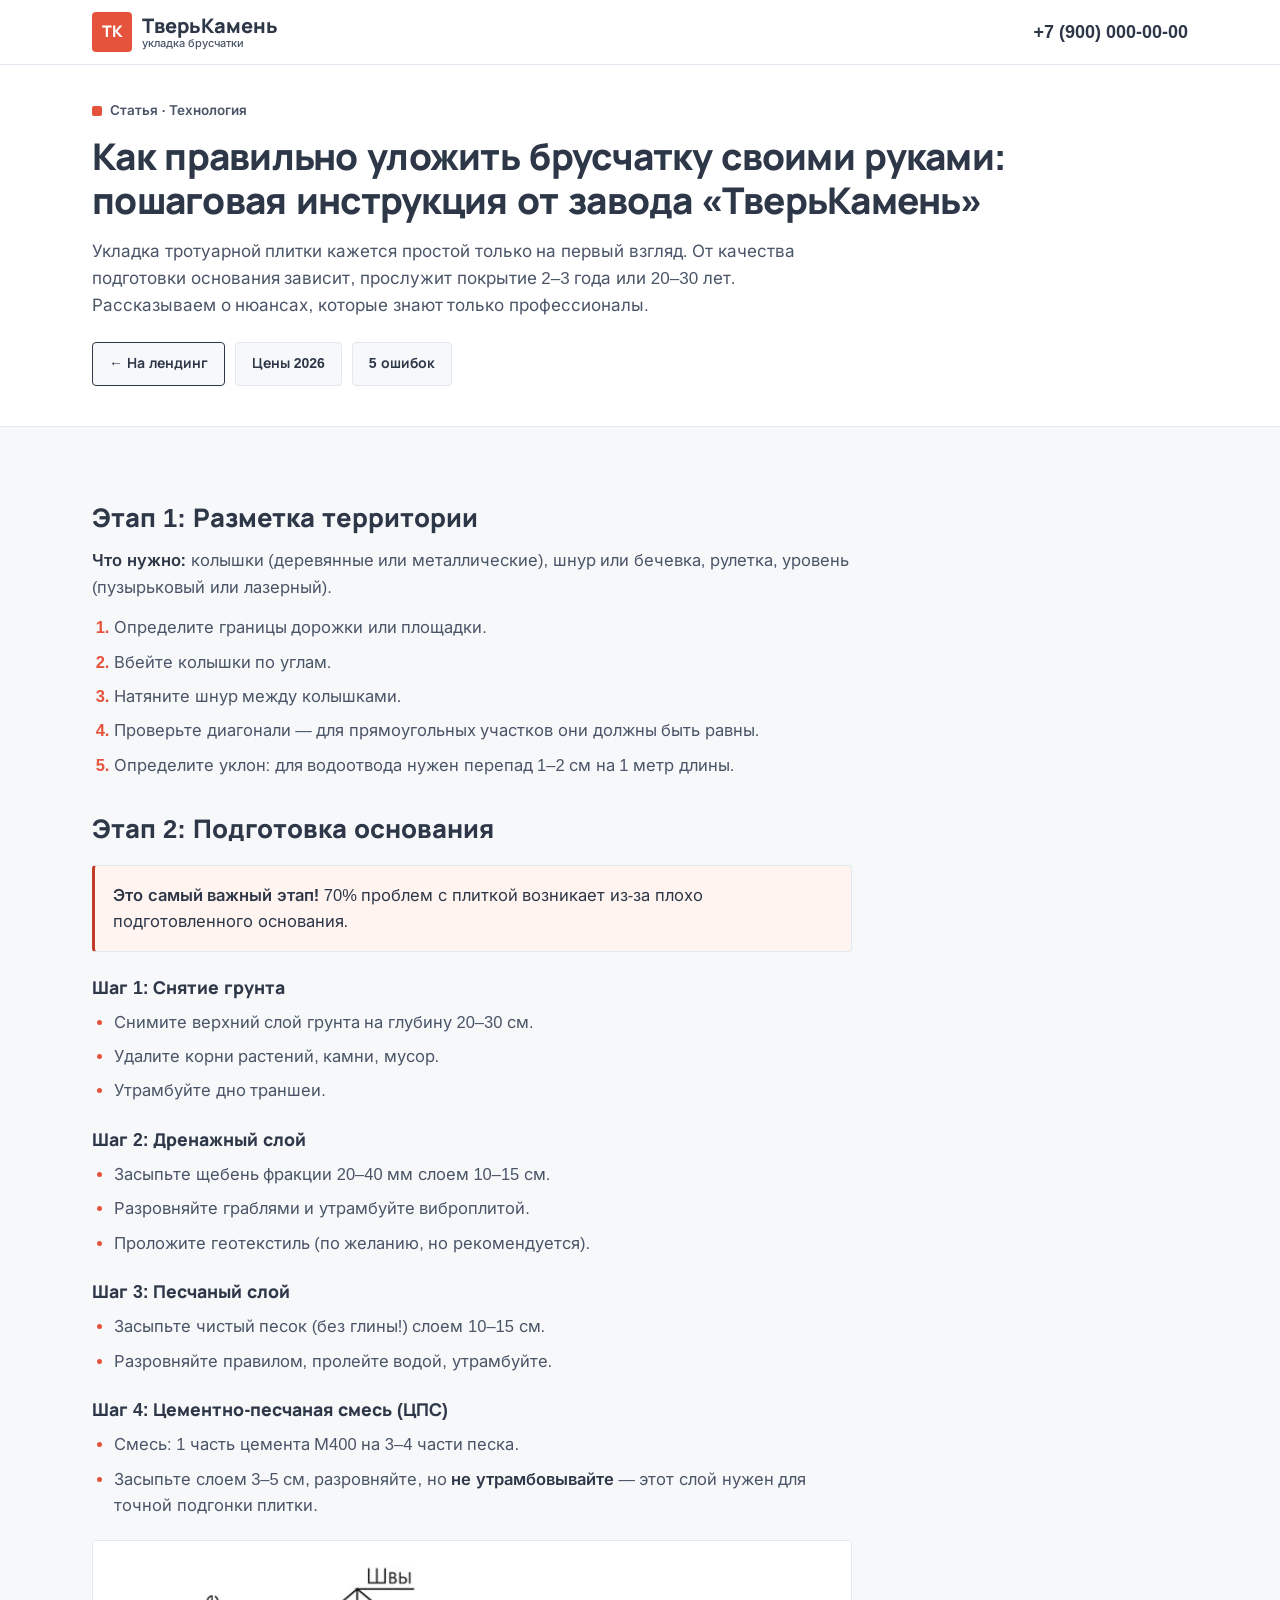
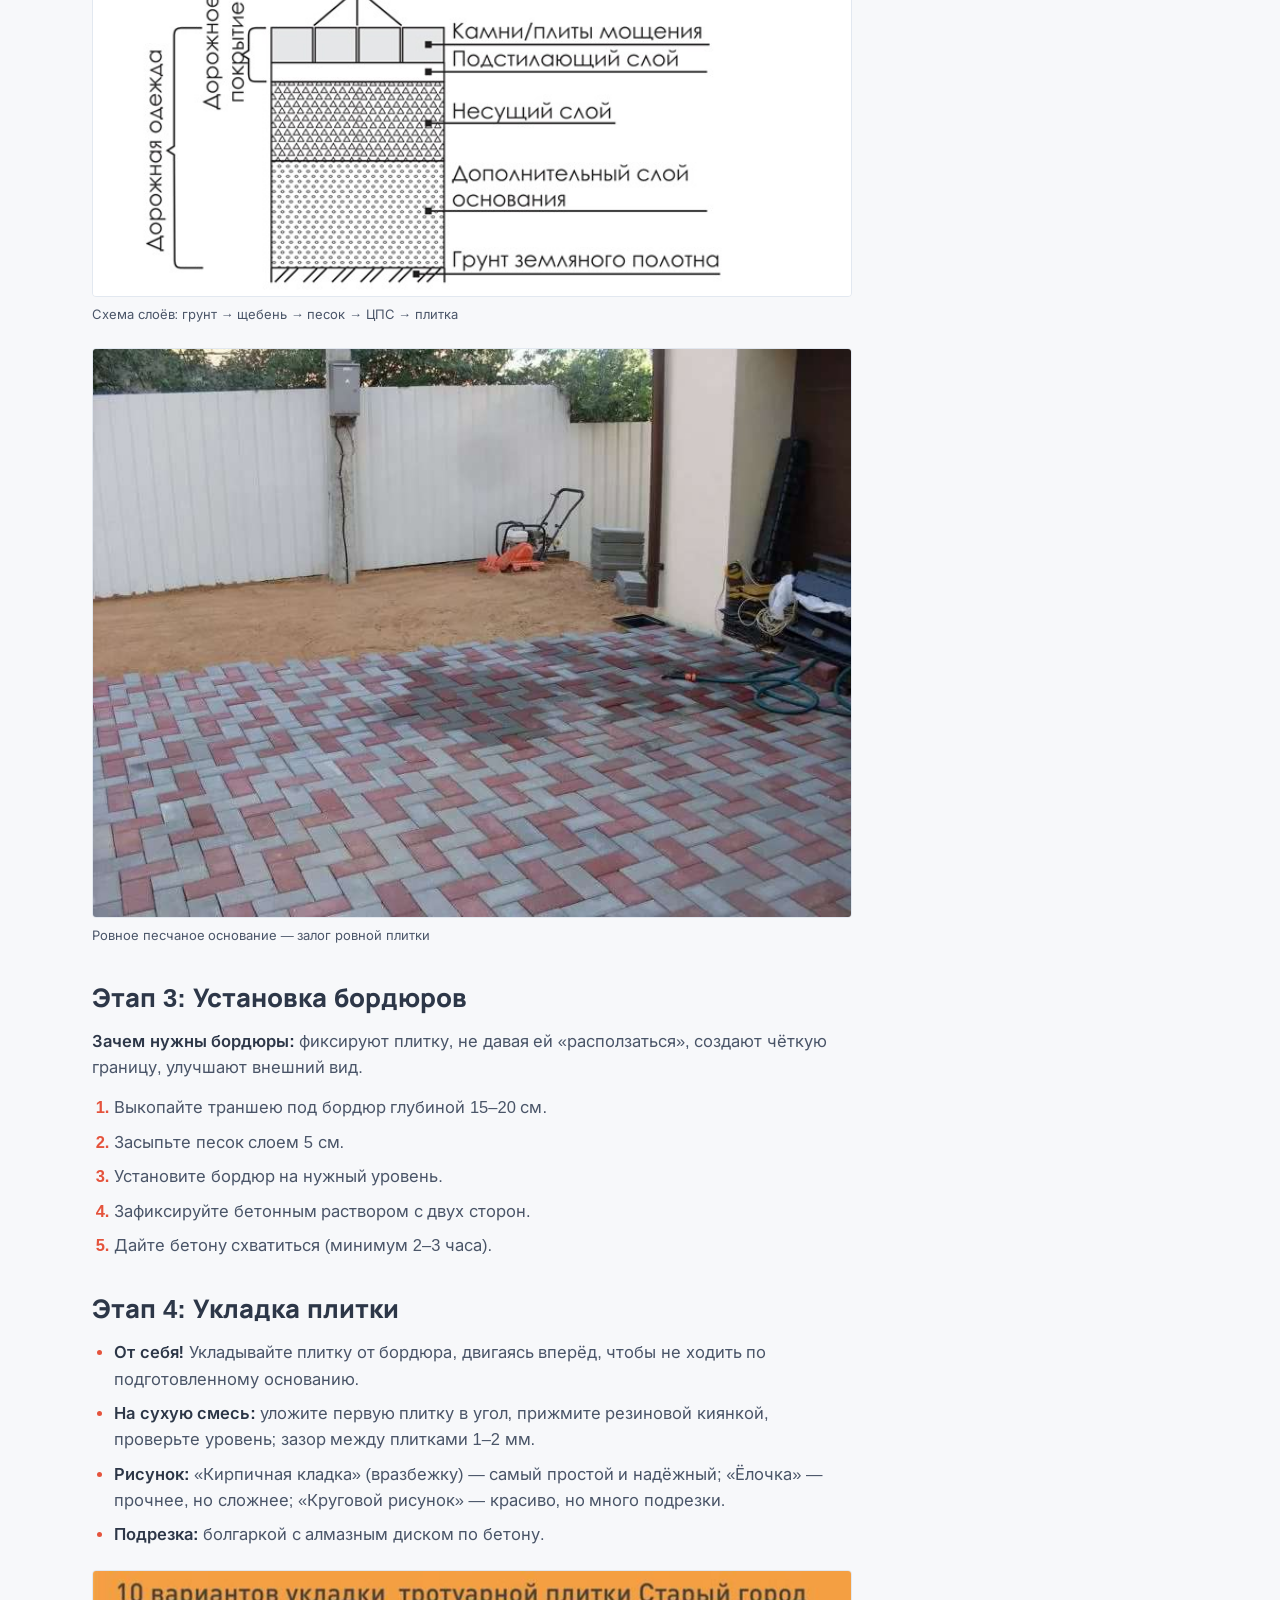
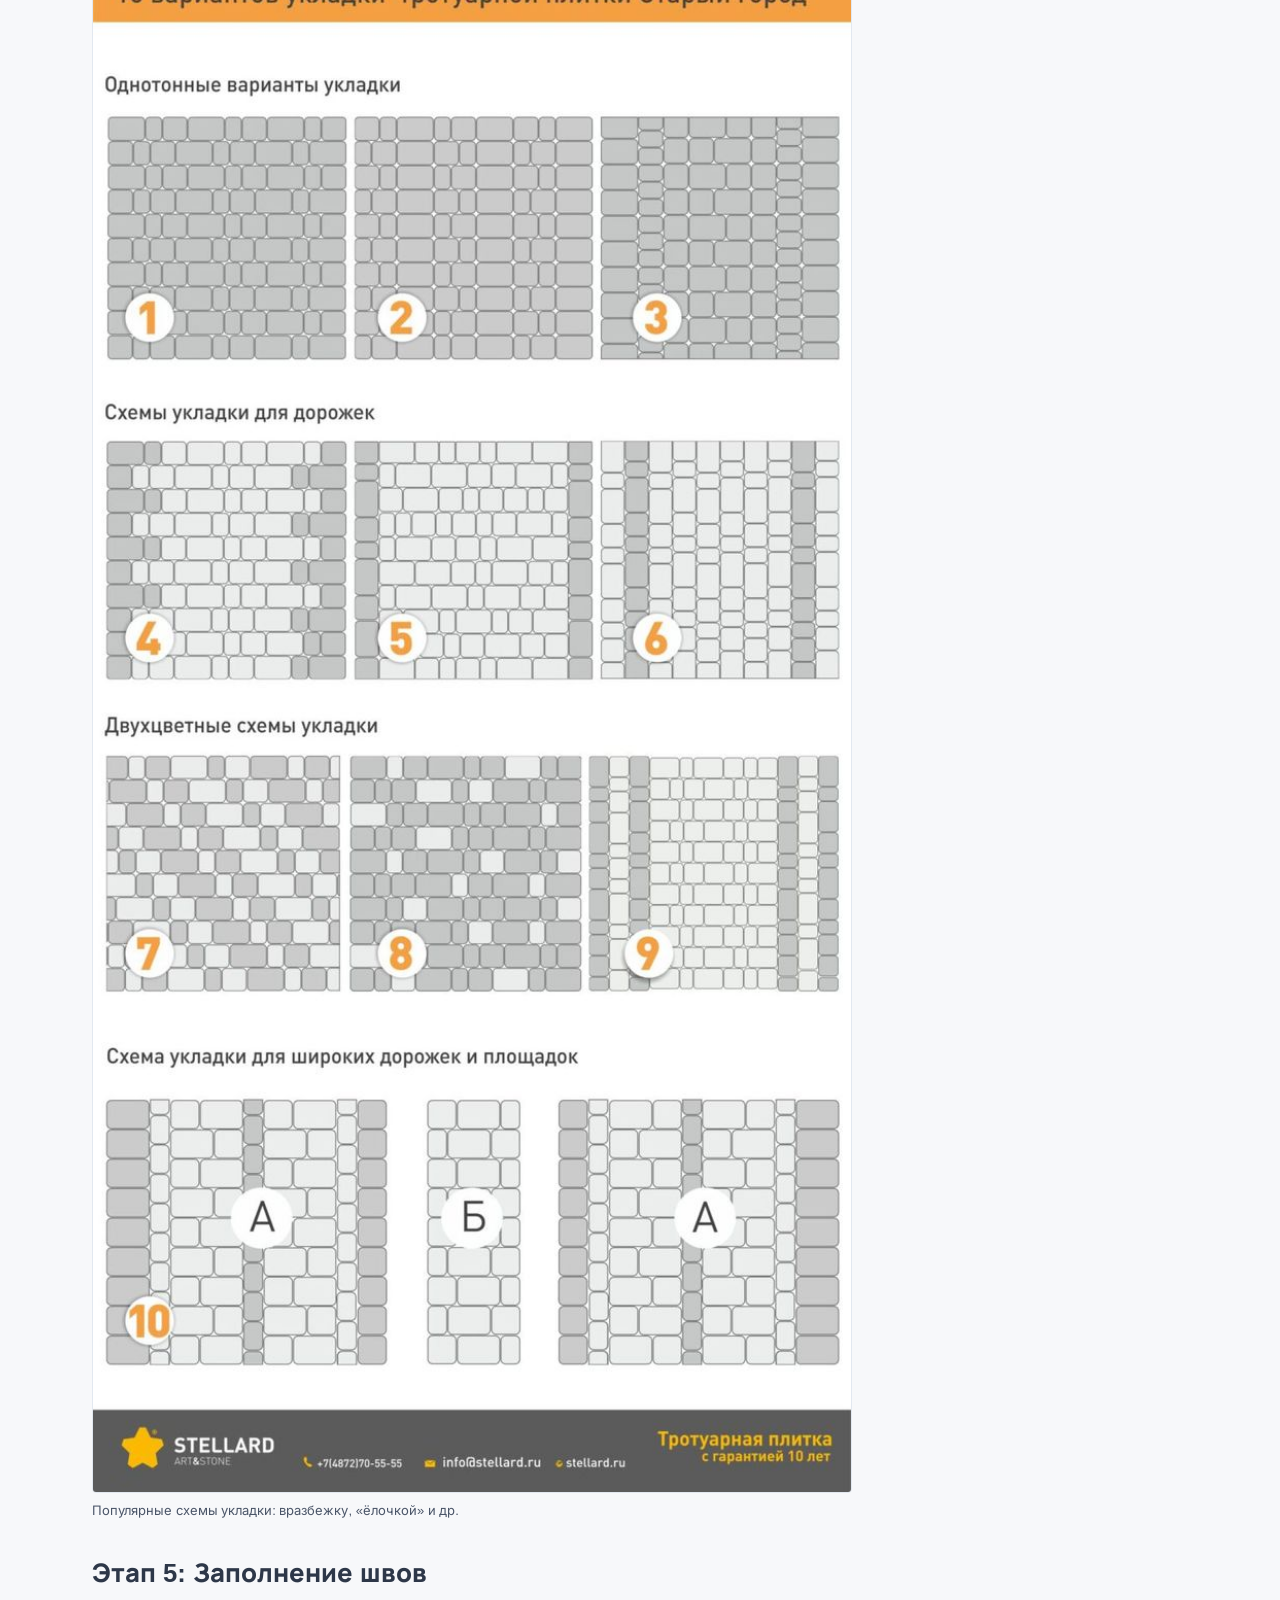
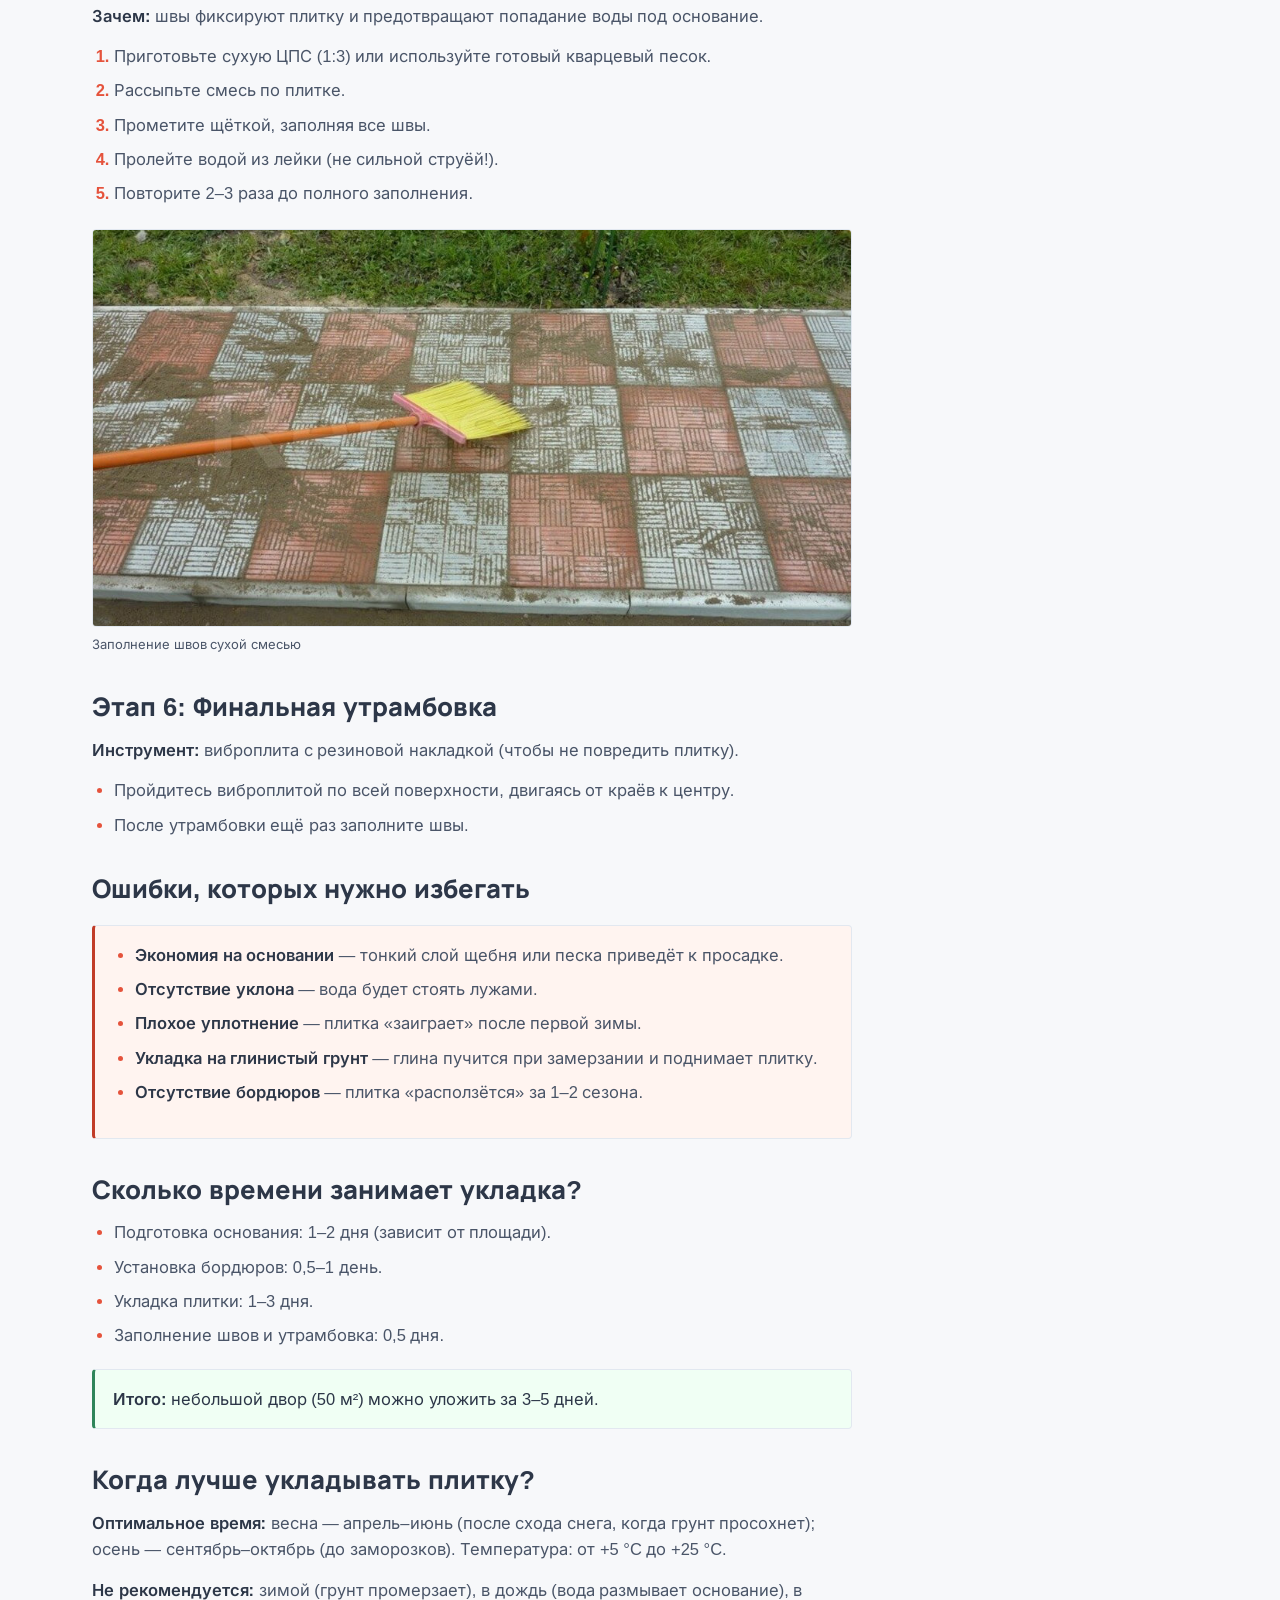
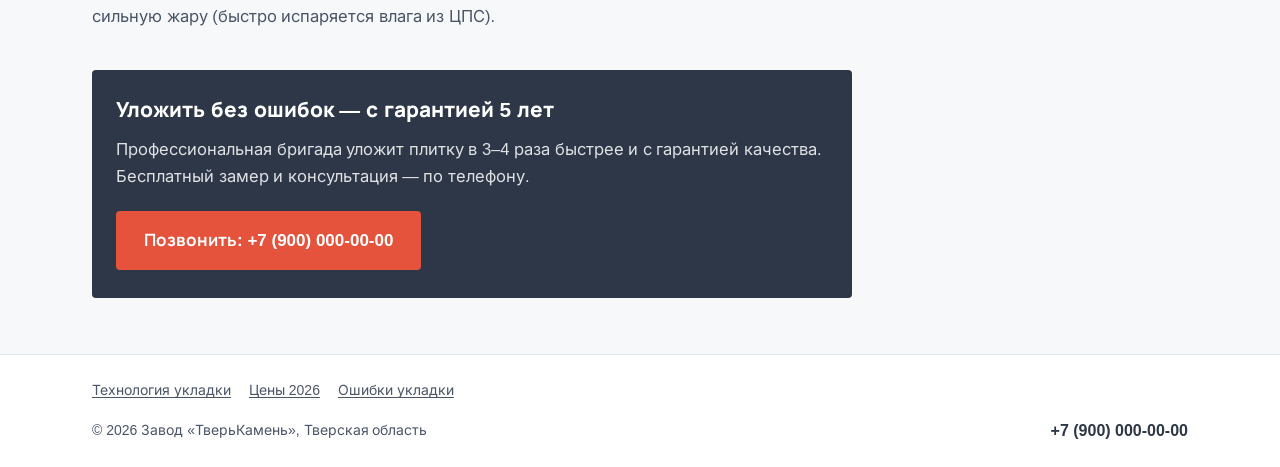
<file: statya-ukladka.html>
<!DOCTYPE html>
<html lang="ru">
<head>
  <meta charset="UTF-8">
  <meta name="viewport" content="width=device-width, initial-scale=1.0">
  <title>Как правильно уложить брусчатку своими руками — ТверьКамень</title>
  <meta name="description" content="Пошаговая технология укладки тротуарной плитки: разметка, основание, бордюры, укладка и заполнение швов. Инструкция от завода «ТверьКамень».">
  <link rel="stylesheet" href="fonts/fonts.css">
  <link rel="stylesheet" href="css/style.css">
</head>
<body>

  <header class="header">
    <div class="container header__inner">
      <a href="index.html" class="logo" aria-label="ТверьКамень — на главную">
        <span class="logo__mark">ТК</span>
        <span class="logo__text">
          ТверьКамень
          <span class="logo__sub">укладка брусчатки</span>
        </span>
      </a>
      <div class="header__contacts">
        <a href="tel:+79000000000" class="header__phone">+7 (900) 000-00-00</a>
      </div>
    </div>
  </header>

  <header class="article-header">
    <div class="container">
      <p class="article-header__badge">Статья · Технология</p>
      <h1 class="article-header__title">Как правильно уложить брусчатку своими руками: пошаговая инструкция от завода «ТверьКамень»</h1>
      <p class="article-header__lead">Укладка тротуарной плитки кажется простой только на первый взгляд. От качества подготовки основания зависит, прослужит покрытие 2–3 года или 20–30 лет. Рассказываем о нюансах, которые знают только профессионалы.</p>
      <nav class="article-nav" aria-label="Навигация по статьям">
        <a class="is-back" href="index.html">← На лендинг</a>
        <a href="statya-ceny.html">Цены 2026</a>
        <a href="statya-oshibki.html">5 ошибок</a>
      </nav>
    </div>
  </header>

  <main class="article">
    <div class="container">
      <article class="article__body">

        <h2>Этап 1: Разметка территории</h2>
        <p><strong>Что нужно:</strong> колышки (деревянные или металлические), шнур или бечевка, рулетка, уровень (пузырьковый или лазерный).</p>
        <ol>
          <li>Определите границы дорожки или площадки.</li>
          <li>Вбейте колышки по углам.</li>
          <li>Натяните шнур между колышками.</li>
          <li>Проверьте диагонали — для прямоугольных участков они должны быть равны.</li>
          <li>Определите уклон: для водоотвода нужен перепад 1–2 см на 1 метр длины.</li>
        </ol>

        <h2>Этап 2: Подготовка основания</h2>
        <div class="callout callout--warn"><strong>Это самый важный этап!</strong> 70% проблем с плиткой возникает из-за плохо подготовленного основания.</div>

        <h3>Шаг 1: Снятие грунта</h3>
        <ul>
          <li>Снимите верхний слой грунта на глубину 20–30 см.</li>
          <li>Удалите корни растений, камни, мусор.</li>
          <li>Утрамбуйте дно траншеи.</li>
        </ul>

        <h3>Шаг 2: Дренажный слой</h3>
        <ul>
          <li>Засыпьте щебень фракции 20–40 мм слоем 10–15 см.</li>
          <li>Разровняйте граблями и утрамбуйте виброплитой.</li>
          <li>Проложите геотекстиль (по желанию, но рекомендуется).</li>
        </ul>

        <h3>Шаг 3: Песчаный слой</h3>
        <ul>
          <li>Засыпьте чистый песок (без глины!) слоем 10–15 см.</li>
          <li>Разровняйте правилом, пролейте водой, утрамбуйте.</li>
        </ul>

        <h3>Шаг 4: Цементно-песчаная смесь (ЦПС)</h3>
        <ul>
          <li>Смесь: 1 часть цемента М400 на 3–4 части песка.</li>
          <li>Засыпьте слоем 3–5 см, разровняйте, но <strong>не утрамбовывайте</strong> — этот слой нужен для точной подгонки плитки.</li>
        </ul>

        <figure>
          <img src="img/scheme-layers.png" alt="Схема слоёв основания под укладку тротуарной плитки" width="714" height="334" loading="lazy">
          <figcaption>Схема слоёв: грунт → щебень → песок → ЦПС → плитка</figcaption>
        </figure>

        <figure>
          <img src="img/sand-base.png" alt="Песчаное основание под тротуарную плитку" width="800" height="600" loading="lazy">
          <figcaption>Ровное песчаное основание — залог ровной плитки</figcaption>
        </figure>

        <h2>Этап 3: Установка бордюров</h2>
        <p><strong>Зачем нужны бордюры:</strong> фиксируют плитку, не давая ей «расползаться», создают чёткую границу, улучшают внешний вид.</p>
        <ol>
          <li>Выкопайте траншею под бордюр глубиной 15–20 см.</li>
          <li>Засыпьте песок слоем 5 см.</li>
          <li>Установите бордюр на нужный уровень.</li>
          <li>Зафиксируйте бетонным раствором с двух сторон.</li>
          <li>Дайте бетону схватиться (минимум 2–3 часа).</li>
        </ol>

        <h2>Этап 4: Укладка плитки</h2>
        <ul>
          <li><strong>От себя!</strong> Укладывайте плитку от бордюра, двигаясь вперёд, чтобы не ходить по подготовленному основанию.</li>
          <li><strong>На сухую смесь:</strong> уложите первую плитку в угол, прижмите резиновой киянкой, проверьте уровень; зазор между плитками 1–2 мм.</li>
          <li><strong>Рисунок:</strong> «Кирпичная кладка» (вразбежку) — самый простой и надёжный; «Ёлочка» — прочнее, но сложнее; «Круговой рисунок» — красиво, но много подрезки.</li>
          <li><strong>Подрезка:</strong> болгаркой с алмазным диском по бетону.</li>
        </ul>

        <figure>
          <img src="img/patterns.png" alt="Схемы вариантов укладки тротуарной плитки" width="736" height="1477" loading="lazy">
          <figcaption>Популярные схемы укладки: вразбежку, «ёлочкой» и др.</figcaption>
        </figure>

        <h2>Этап 5: Заполнение швов</h2>
        <p><strong>Зачем:</strong> швы фиксируют плитку и предотвращают попадание воды под основание.</p>
        <ol>
          <li>Приготовьте сухую ЦПС (1:3) или используйте готовый кварцевый песок.</li>
          <li>Рассыпьте смесь по плитке.</li>
          <li>Прометите щёткой, заполняя все швы.</li>
          <li>Пролейте водой из лейки (не сильной струёй!).</li>
          <li>Повторите 2–3 раза до полного заполнения.</li>
        </ol>

        <figure>
          <img src="img/joints.png" alt="Заполнение швов тротуарной плитки песком" width="979" height="512" loading="lazy">
          <figcaption>Заполнение швов сухой смесью</figcaption>
        </figure>

        <h2>Этап 6: Финальная утрамбовка</h2>
        <p><strong>Инструмент:</strong> виброплита с резиновой накладкой (чтобы не повредить плитку).</p>
        <ul>
          <li>Пройдитесь виброплитой по всей поверхности, двигаясь от краёв к центру.</li>
          <li>После утрамбовки ещё раз заполните швы.</li>
        </ul>

        <h2>Ошибки, которых нужно избегать</h2>
        <div class="callout callout--warn">
          <ul>
            <li><strong>Экономия на основании</strong> — тонкий слой щебня или песка приведёт к просадке.</li>
            <li><strong>Отсутствие уклона</strong> — вода будет стоять лужами.</li>
            <li><strong>Плохое уплотнение</strong> — плитка «заиграет» после первой зимы.</li>
            <li><strong>Укладка на глинистый грунт</strong> — глина пучится при замерзании и поднимает плитку.</li>
            <li><strong>Отсутствие бордюров</strong> — плитка «расползётся» за 1–2 сезона.</li>
          </ul>
        </div>

        <h2>Сколько времени занимает укладка?</h2>
        <ul>
          <li>Подготовка основания: 1–2 дня (зависит от площади).</li>
          <li>Установка бордюров: 0,5–1 день.</li>
          <li>Укладка плитки: 1–3 дня.</li>
          <li>Заполнение швов и утрамбовка: 0,5 дня.</li>
        </ul>
        <div class="callout callout--ok"><strong>Итого:</strong> небольшой двор (50 м²) можно уложить за 3–5 дней.</div>

        <h2>Когда лучше укладывать плитку?</h2>
        <p><strong>Оптимальное время:</strong> весна — апрель–июнь (после схода снега, когда грунт просохнет); осень — сентябрь–октябрь (до заморозков). Температура: от +5 °C до +25 °C.</p>
        <p><strong>Не рекомендуется:</strong> зимой (грунт промерзает), в дождь (вода размывает основание), в сильную жару (быстро испаряется влага из ЦПС).</p>

        <div class="article-cta">
          <h2>Уложить без ошибок — с гарантией 5 лет</h2>
          <p>Профессиональная бригада уложит плитку в 3–4 раза быстрее и с гарантией качества. Бесплатный замер и консультация — по телефону.</p>
          <a href="tel:+79000000000" class="btn btn--accent btn--lg">Позвонить: +7 (900) 000-00-00</a>
        </div>

      </article>
    </div>
  </main>

  <footer class="footer">
    <div class="container footer__inner">
      <nav class="footer__nav" aria-label="Статьи">
        <a href="statya-ukladka.html">Технология укладки</a>
        <a href="statya-ceny.html">Цены 2026</a>
        <a href="statya-oshibki.html">Ошибки укладки</a>
      </nav>
      <p class="footer__name">© <span id="year">2026</span> Завод «ТверьКамень», Тверская область</p>
      <a href="tel:+79000000000" class="footer__phone">+7 (900) 000-00-00</a>
    </div>
  </footer>

  <nav class="mobile-bar" aria-label="Быстрые действия">
    <a href="tel:+79000000000" class="mobile-bar__btn mobile-bar__btn--call">
      <svg viewBox="0 0 24 24" width="20" height="20" aria-hidden="true"><path fill="currentColor" d="M6.62 10.79a15.05 15.05 0 0 0 6.59 6.59l2.2-2.2a1 1 0 0 1 1.02-.24c1.12.37 2.33.57 3.57.57a1 1 0 0 1 1 1V20a1 1 0 0 1-1 1C10.61 21 3 13.39 3 4a1 1 0 0 1 1-1h3.5a1 1 0 0 1 1 1c0 1.24.2 2.45.57 3.57a1 1 0 0 1-.25 1.02l-2.2 2.2z"/></svg>
      Позвонить
    </a>
    <a href="index.html" class="mobile-bar__btn mobile-bar__btn--calc">К услугам и ценам</a>
  </nav>

  <script src="js/main.js"></script>
</body>
</html>
</file>
<file: fonts/fonts.css>
﻿/* Inter: кириллица (weights 400/500/600) — латиница/цифры = системный fallback */
@font-face { font-family:'Inter'; font-style:normal; font-weight:400; font-display:swap; src:url(f2.woff2) format('woff2'); unicode-range: U+0301, U+0400-045F, U+0490-0491, U+04B0-04B1, U+2116; }
@font-face { font-family:'Inter'; font-style:normal; font-weight:500; font-display:swap; src:url(f2.woff2) format('woff2'); unicode-range: U+0301, U+0400-045F, U+0490-0491, U+04B0-04B1, U+2116; }
@font-face { font-family:'Inter'; font-style:normal; font-weight:600; font-display:swap; src:url(f2.woff2) format('woff2'); unicode-range: U+0301, U+0400-045F, U+0490-0491, U+04B0-04B1, U+2116; }
/* Manrope: кириллица (weights 600/700/800) */
@font-face { font-family:'Manrope'; font-style:normal; font-weight:600; font-display:swap; src:url(f9.woff2) format('woff2'); unicode-range: U+0301, U+0400-045F, U+0490-0491, U+04B0-04B1, U+2116; }
@font-face { font-family:'Manrope'; font-style:normal; font-weight:700; font-display:swap; src:url(f9.woff2) format('woff2'); unicode-range: U+0301, U+0400-045F, U+0490-0491, U+04B0-04B1, U+2116; }
@font-face { font-family:'Manrope'; font-style:normal; font-weight:800; font-display:swap; src:url(f9.woff2) format('woff2'); unicode-range: U+0301, U+0400-045F, U+0490-0491, U+04B0-04B1, U+2116; }
</file>
<file: css/style.css>
/* ============================================
   ТверьКамень — лендинг завода тротуарной плитки
   Стиль: «Честный индастриал», Mobile-First
   ============================================ */

:root {
  --bg: #F7F8FA;
  --white: #FFFFFF;
  --graphite: #2D3748;
  --graphite-soft: #4A5568;
  --accent: #E5533C;
  --accent-dark: #C13C28;
  --accent-soft: #F0876F;
  --border: #E2E8F0;
  --radius: 4px;

  --font-head: "Manrope", "Arial Black", sans-serif;
  --font-body: "Inter", "Segoe UI", Arial, sans-serif;

  --header-h: 64px;
}

*,
*::before,
*::after {
  box-sizing: border-box;
}

[hidden] {
  display: none !important;
}

html {
  scroll-behavior: smooth;
  scroll-padding-top: calc(var(--header-h) + 8px);
}

body {
  margin: 0;
  background: var(--bg);
  color: var(--graphite);
  font-family: var(--font-body);
  font-size: 16.5px;
  line-height: 1.6;
  -webkit-font-smoothing: antialiased;
  padding-bottom: 72px;
}

img {
  max-width: 100%;
  height: auto;
  display: block;
}

a {
  color: inherit;
}

h1, h2, h3 {
  font-family: var(--font-head);
  color: var(--graphite);
  line-height: 1.2;
  margin: 0 0 0.6em;
}

.container {
  width: 100%;
  max-width: 1160px;
  margin: 0 auto;
  padding: 0 20px;
}

/* ---------- Кнопки ---------- */

.btn {
  display: inline-flex;
  align-items: center;
  justify-content: center;
  min-height: 56px;
  padding: 14px 26px;
  border: 2px solid transparent;
  border-radius: var(--radius);
  font-family: var(--font-head);
  font-size: 17px;
  font-weight: 700;
  text-decoration: none;
  text-align: center;
  cursor: pointer;
  transition: background-color 0.2s ease, border-color 0.2s ease, color 0.2s ease, transform 0.08s ease;
  -webkit-tap-highlight-color: rgba(229, 83, 60, 0.15);
}

.btn:active {
  transform: translateY(2px) scale(0.98);
}

.btn--lg {
  width: 100%;
}

.btn--accent {
  background: var(--accent);
  color: var(--white);
}

.btn--accent:hover,
.btn--accent:active {
  background: var(--accent-dark);
}

.btn:focus-visible {
  outline: 3px solid var(--accent-soft);
  outline-offset: 2px;
}

/* ---------- Галочки ---------- */

.check-list {
  list-style: none;
  margin: 0;
  padding: 0;
}

.check-list li {
  position: relative;
  padding: 4px 0 4px 34px;
  margin-bottom: 8px;
}

.check-list li::before {
  content: "✓";
  position: absolute;
  left: 0;
  top: 2px;
  width: 24px;
  height: 24px;
  display: flex;
  align-items: center;
  justify-content: center;
  background: var(--accent);
  color: var(--white);
  border-radius: var(--radius);
  font-size: 14px;
  font-weight: 700;
}

/* ---------- Шапка ---------- */

.header {
  position: sticky;
  top: 0;
  z-index: 50;
  background: var(--white);
  border-bottom: 1px solid var(--border);
}

.header__inner {
  display: flex;
  align-items: center;
  justify-content: space-between;
  gap: 12px;
  min-height: var(--header-h);
}

.logo {
  display: flex;
  align-items: center;
  gap: 10px;
  text-decoration: none;
}

.logo__mark {
  width: 40px;
  height: 40px;
  flex-shrink: 0;
  display: flex;
  align-items: center;
  justify-content: center;
  background: var(--accent);
  color: var(--white);
  border-radius: var(--radius);
  font-family: var(--font-head);
  font-size: 16px;
  font-weight: 800;
}

.logo__text {
  font-family: var(--font-head);
  font-size: 18px;
  font-weight: 800;
  line-height: 1.1;
  color: var(--graphite);
  white-space: nowrap;
}

.logo__sub {
  display: block;
  font-family: var(--font-body);
  font-size: 11px;
  font-weight: 500;
  color: var(--graphite-soft);
}

.header__contacts {
  display: flex;
  align-items: center;
  gap: 10px;
}

.header__phone {
  font-family: var(--font-head);
  font-size: 15px;
  font-weight: 800;
  color: var(--graphite);
  text-decoration: none;
  white-space: nowrap;
  transition: color 0.2s ease;
}

.header__phone:hover {
  color: var(--accent);
}

/* ---------- Экран-обложка ---------- */

.hero {
  background: var(--white);
  border-bottom: 1px solid var(--border);
  padding-top: 32px;
}

.hero__inner {
  display: grid;
  gap: 28px;
}

.hero__badge {
  display: flex;
  align-items: center;
  gap: 8px;
  margin: 0 0 14px;
  font-size: 13.5px;
  font-weight: 600;
  color: var(--graphite-soft);
}

.hero__badge::before {
  content: "";
  width: 10px;
  height: 10px;
  flex-shrink: 0;
  background: var(--accent);
  border-radius: 2px;
}

.hero__title {
  font-size: clamp(1.7rem, 5vw, 2.75rem);
  font-weight: 800;
  letter-spacing: -0.02em;
}

.hero__list {
  margin: 22px 0 26px;
}

.hero__cta {
  margin-bottom: 10px;
}

.hero__hint {
  margin: 0;
  font-size: 14px;
  color: var(--graphite-soft);
}

.hero__photo {
  border-radius: var(--radius);
  overflow: hidden;
}

.hero__photo img {
  width: 100%;
  height: 420px;
  object-fit: cover;
}

/* ---------- Секции ---------- */

.section {
  padding: 48px 0;
}

.section__title {
  font-size: clamp(1.4rem, 4vw, 2rem);
  font-weight: 800;
  letter-spacing: -0.01em;
  margin-bottom: 28px;
}

.grid {
  display: grid;
  gap: 20px;
}

/* ---------- Боли ---------- */

.problems {
  background: var(--white);
}

.card {
  background: var(--bg);
  border: 1px solid var(--border);
  border-radius: var(--radius);
  padding: 24px;
}

.card__title {
  font-size: 18px;
  font-weight: 700;
  margin-bottom: 12px;
}

.card__text {
  margin: 0;
  color: var(--graphite-soft);
}

/* ---------- Решения ---------- */

.solutions__item {
  display: flex;
  gap: 16px;
  padding: 24px 0;
  border-bottom: 1px solid var(--border);
}

.solutions__item:last-of-type {
  border-bottom: none;
}

.solutions__mark {
  width: 46px;
  height: 46px;
  flex-shrink: 0;
  display: flex;
  align-items: center;
  justify-content: center;
  background: var(--white);
  border: 2px solid var(--accent);
  border-radius: var(--radius);
  color: var(--accent);
  font-family: var(--font-head);
  font-size: 20px;
  font-weight: 800;
}

.solutions__body p {
  margin: 0 0 10px;
  color: var(--graphite-soft);
}

.solutions__body p:last-child {
  margin-bottom: 0;
}

.solutions__title {
  font-size: 20px;
  font-weight: 800;
  margin-bottom: 10px;
}

.solutions__benefit {
  border-left: 3px solid var(--accent);
  padding-left: 12px;
  color: var(--graphite) !important;
  font-weight: 500;
}

.solutions__benefit strong {
  color: var(--accent-dark);
}

.solutions__photos {
  display: grid;
  gap: 16px;
  margin-top: 28px;
}

.solutions__photo {
  margin: 0;
}

.solutions__photo img {
  width: 100%;
  border-radius: var(--radius);
  object-fit: cover;
}

.solutions__photo figcaption {
  padding-top: 8px;
  font-size: 13px;
  color: var(--graphite-soft);
}

/* ---------- Срочность ---------- */

.cta {
  background: var(--graphite);
  color: var(--white);
}

.cta__title {
  color: var(--white);
  font-size: clamp(1.4rem, 4vw, 2rem);
  font-weight: 800;
}

.cta__text {
  color: rgba(255, 255, 255, 0.88);
  max-width: 720px;
}

.cta__text strong {
  color: var(--accent-soft);
}

.cta__btn {
  margin-top: 24px;
}

.cta__micro {
  margin-top: 14px;
  font-size: 14px;
  color: rgba(255, 255, 255, 0.75);
}

/* ---------- Калькулятор ---------- */

.calc {
  background: var(--bg);
}

.calc__box {
  background: var(--white);
  border: 1px solid var(--border);
  border-radius: var(--radius);
  padding: 24px;
}

.calc__row {
  display: flex;
  align-items: baseline;
  justify-content: space-between;
  gap: 16px;
  margin-bottom: 10px;
}

.calc__label {
  font-family: var(--font-head);
  font-size: 16px;
  font-weight: 700;
}

.calc__area {
  font-family: var(--font-head);
  font-size: 20px;
  font-weight: 800;
  color: var(--accent);
}

.calc__row--result {
  align-items: center;
  border-top: 1px solid var(--border);
  padding-top: 18px;
  margin-top: 6px;
}

.calc__price {
  font-family: var(--font-head);
  font-size: 26px;
  font-weight: 800;
  color: var(--graphite);
  white-space: nowrap;
}

.calc__note {
  margin: 14px 0 20px;
  font-size: 13.5px;
  color: var(--graphite-soft);
}

/* Ползунок */

input[type="range"] {
  -webkit-appearance: none;
  appearance: none;
  width: 100%;
  height: 10px;
  border-radius: 2px;
  background: var(--border);
  outline: none;
  margin: 16px 0 8px;
}

input[type="range"]::-webkit-slider-thumb {
  -webkit-appearance: none;
  appearance: none;
  width: 28px;
  height: 28px;
  border-radius: 4px;
  background: var(--accent);
  border: 5px solid var(--white);
  box-shadow: 0 1px 4px rgba(45, 55, 72, 0.35);
  cursor: pointer;
}

input[type="range"]::-moz-range-thumb {
  width: 28px;
  height: 28px;
  border-radius: 4px;
  background: var(--accent);
  border: 5px solid var(--white);
  box-shadow: 0 1px 4px rgba(45, 55, 72, 0.35);
  cursor: pointer;
}

input[type="range"]::-moz-range-track {
  height: 10px;
  border-radius: 2px;
  background: var(--border);
}

/* ---------- Отзывы ---------- */

.reviews {
  background: var(--white);
}

.review {
  margin: 0;
  background: var(--bg);
  border: 1px solid var(--border);
  border-radius: var(--radius);
  padding: 24px;
}

.review__text {
  margin: 0 0 14px;
  color: var(--graphite-soft);
}

.review__text::before {
  content: "«";
  display: block;
  font-family: var(--font-head);
  font-size: 40px;
  font-weight: 800;
  line-height: 0.6;
  color: var(--accent);
  margin-bottom: 14px;
}

.review__author {
  font-family: var(--font-head);
  font-style: normal;
  font-weight: 700;
  color: var(--graphite);
}

/* ---------- Форма ---------- */

.form-section__title {
  font-size: clamp(1.4rem, 4vw, 2rem);
  font-weight: 800;
}

.form-section__info .check-list {
  margin-bottom: 24px;
}

.form {
  background: var(--white);
  border: 1px solid var(--border);
  border-radius: var(--radius);
  padding: 24px;
}

.form__field {
  display: block;
  margin-bottom: 16px;
}

.form__label {
  display: block;
  font-family: var(--font-head);
  font-size: 14px;
  font-weight: 700;
  margin-bottom: 6px;
  padding: 0;
}

.form__input {
  width: 100%;
  min-height: 56px;
  padding: 14px 16px;
  border: 1.5px solid var(--border);
  border-radius: var(--radius);
  background: var(--white);
  font-family: var(--font-body);
  font-size: 17px;
  color: var(--graphite);
  transition: border-color 0.2s ease;
}

.form__input::placeholder {
  color: #9AA5B1;
}

.form__input:focus {
  outline: none;
  border-color: var(--accent);
}

.form__field--conditional {
  animation: fadeIn 0.25s ease;
}

@keyframes fadeIn {
  from { opacity: 0; transform: translateY(-4px); }
  to { opacity: 1; transform: none; }
}

/* Способ связи — карточки-переключатели */

.contact-method {
  border: none;
  margin: 0 0 16px;
  padding: 0;
}

.contact-method__options {
  display: grid;
  grid-template-columns: repeat(2, 1fr);
  gap: 10px;
}

.contact-method__option {
  position: relative;
  display: block;
}

.contact-method__option input {
  position: absolute;
  opacity: 0;
  pointer-events: none;
}

.contact-method__option span {
  display: flex;
  align-items: center;
  justify-content: center;
  min-height: 52px;
  padding: 10px 14px;
  border: 1.5px solid var(--border);
  border-radius: var(--radius);
  background: var(--white);
  font-family: var(--font-head);
  font-size: 15px;
  font-weight: 700;
  color: var(--graphite);
  text-align: center;
  cursor: pointer;
  transition: border-color 0.2s ease, color 0.2s ease, background-color 0.2s ease, transform 0.08s ease;
  -webkit-tap-highlight-color: rgba(229, 83, 60, 0.15);
}

.contact-method__option span:active {
  transform: translateY(1px) scale(0.97);
}

.contact-method__option input:checked + span {
  border-color: var(--accent);
  background: #FFF4F0;
  color: var(--accent-dark);
}

.contact-method__option input:focus-visible + span {
  outline: 3px solid var(--accent-soft);
  outline-offset: 2px;
}

.form__submit {
  width: 100%;
  margin-top: 4px;
}

.form__submit:active {
  transform: translateY(2px) scale(0.98);
}

.form__submit:disabled {
  opacity: 0.7;
  cursor: wait;
  transform: none;
}

.form__note {
  margin: 0 0 14px;
  font-size: 13px;
  color: var(--graphite-soft);
}

.form__consent {
  display: flex;
  align-items: flex-start;
  gap: 10px;
  margin: 0 0 16px;
  font-size: 13px;
  line-height: 1.45;
  color: var(--graphite-soft);
  cursor: pointer;
}

.form__consent input[type="checkbox"] {
  flex: 0 0 auto;
  width: 18px;
  height: 18px;
  margin: 1px 0 0;
  accent-color: var(--accent);
  cursor: pointer;
}

.form__consent a {
  color: var(--accent);
  text-decoration: underline;
  text-underline-offset: 2px;
}

.form__consent a:hover {
  color: var(--accent-dark);
}

.form__success {
  margin: 16px 0 0;
  background: var(--graphite);
  color: var(--white);
  border-radius: var(--radius);
  padding: 14px 16px;
  font-size: 15px;
}

.form__error {
  margin: 16px 0 0;
  background: #FDECEA;
  color: var(--accent-dark);
  border: 1px solid var(--accent);
  border-radius: var(--radius);
  padding: 14px 16px;
  font-size: 15px;
}

.hp-field {
  position: absolute !important;
  left: -9999px !important;
  width: 1px;
  height: 1px;
  opacity: 0;
}

/* ---------- Контакты ---------- */

.contacts {
  background: var(--white);
}

.contacts__item {
  border: 1px solid var(--border);
  border-radius: var(--radius);
  padding: 24px;
  background: var(--bg);
}

.contacts__heading {
  font-size: 14px;
  font-weight: 700;
  text-transform: uppercase;
  letter-spacing: 0.05em;
  color: var(--graphite-soft);
  margin-bottom: 10px;
}

.contacts__item p {
  margin: 0;
}

.contacts__phone {
  font-family: var(--font-head);
  font-size: 18px;
  font-weight: 800;
  color: var(--graphite);
  text-decoration: none;
}

.contacts__phone:hover {
  color: var(--accent);
}

/* ---------- Шаги ---------- */

.delivery {
  background: var(--bg);
}

.steps {
  list-style: none;
  counter-reset: step;
  margin: 0;
  padding: 0;
  display: grid;
  gap: 16px;
}

.steps__item {
  display: flex;
  align-items: center;
  gap: 14px;
  background: var(--white);
  border: 1px solid var(--border);
  border-radius: var(--radius);
  padding: 16px;
  color: var(--graphite-soft);
}

.steps__num {
  width: 40px;
  height: 40px;
  flex-shrink: 0;
  display: flex;
  align-items: center;
  justify-content: center;
  background: var(--graphite);
  color: var(--white);
  border-radius: var(--radius);
  font-family: var(--font-head);
  font-size: 18px;
  font-weight: 800;
}

/* ---------- Подвал ---------- */

.footer {
  background: var(--white);
  border-top: 1px solid var(--border);
  padding: 24px 0;
}

.footer__inner {
  display: flex;
  align-items: center;
  justify-content: space-between;
  gap: 12px;
  flex-wrap: wrap;
}

.footer__name {
  margin: 0;
  font-size: 14px;
  color: var(--graphite-soft);
}

.footer__phone {
  font-family: var(--font-head);
  font-weight: 800;
  font-size: 16px;
  color: var(--graphite);
  text-decoration: none;
}

.footer__demo {
  font-size: 13px;
  color: var(--accent);
  text-decoration: underline;
  text-underline-offset: 2px;
}

.footer__demo:hover {
  color: var(--accent-dark);
}

/* ---------- Мобильная панель ---------- */

.mobile-bar {
  position: fixed;
  left: 0;
  right: 0;
  bottom: 0;
  z-index: 60;
  display: flex;
  gap: 10px;
  padding: 10px 12px;
  background: var(--white);
  border-top: 1px solid var(--border);
}

.mobile-bar__btn {
  flex: 1;
  display: inline-flex;
  align-items: center;
  justify-content: center;
  gap: 8px;
  min-height: 52px;
  border-radius: var(--radius);
  font-family: var(--font-head);
  font-size: 16px;
  font-weight: 700;
  text-decoration: none;
  text-align: center;
}

.mobile-bar__btn--call {
  background: var(--graphite);
  color: var(--white);
  border: 2px solid var(--graphite);
}

.mobile-bar__btn--calc {
  background: var(--accent);
  color: var(--white);
  border: 2px solid var(--accent);
}

.mobile-bar__btn--calc:hover {
  background: var(--accent-dark);
  border-color: var(--accent-dark);
}

/* ---------- Появление блоков ---------- */

.js .reveal {
  opacity: 0;
  transform: translateY(14px);
  transition: opacity 0.5s ease, transform 0.5s ease;
}

.js .reveal.visible {
  opacity: 1;
  transform: none;
}

@media (prefers-reduced-motion: reduce) {
  html {
    scroll-behavior: auto;
  }

  .js .reveal {
    opacity: 1;
    transform: none;
    transition: none;
  }
}

/* ============================================
   От 768px — планшет и десктоп
   ============================================ */

@media (min-width: 768px) {
  body {
    padding-bottom: 0;
  }

  .section {
    padding: 64px 0;
  }

  .grid--3 {
    grid-template-columns: repeat(3, 1fr);
  }

  .btn--lg {
    width: auto;
  }

  .header__phone {
    font-size: 18px;
  }

  .logo__text {
    font-size: 20px;
  }

  .hero {
    padding: 56px 0 64px;
  }

  .hero__inner {
    grid-template-columns: 1.05fr 0.95fr;
    align-items: center;
    gap: 40px;
  }

  .hero__photo img {
    height: 560px;
  }

  .solutions__photos {
    grid-template-columns: repeat(2, 1fr);
  }

  .solutions__mark {
    width: 52px;
    height: 52px;
    font-size: 22px;
  }

  .calc__box {
    max-width: 560px;
    margin-left: auto;
    margin-right: auto;
  }

  .form-section__inner {
    display: grid;
    grid-template-columns: 1fr 1fr;
    gap: 40px;
    align-items: start;
  }

  .form {
    padding: 32px;
  }

  .steps {
    grid-template-columns: repeat(4, 1fr);
  }

  .steps__item {
    flex-direction: column;
    align-items: flex-start;
    text-align: left;
  }

  .mobile-bar {
    display: none;
  }
}

@media (min-width: 1024px) {
  .container {
    padding: 0 32px;
  }
}

@media (max-width: 359.98px) {
  .header__phone {
    display: none;
  }
}

/* ============================================
   ������� ��������� � ���. ����� �������� � ������
   ============================================ */

/* ���� / ������ */
.services {
  background: var(--white);
}

.price-card {
  background: var(--bg);
  border: 1px solid var(--border);
  border-radius: var(--radius);
  padding: 24px;
  display: flex;
  flex-direction: column;
  gap: 10px;
}

.price-card__title {
  font-size: 18px;
  font-weight: 700;
  margin: 0;
}

.price-card__list {
  list-style: none;
  margin: 0;
  padding: 0;
  color: var(--graphite-soft);
  font-size: 15px;
  flex: 1;
}

.price-card__list li {
  padding: 4px 0;
  border-bottom: 1px dashed var(--border);
}

.price-card__list li:last-child {
  border-bottom: none;
}

.price-card__price {
  font-family: var(--font-head);
  font-size: 22px;
  font-weight: 800;
  color: var(--accent-dark);
}

.price-card__term {
  font-size: 14px;
  color: var(--graphite-soft);
}

.prices-note {
  margin: 20px 0 0;
  font-size: 13.5px;
  color: var(--graphite-soft);
}

/* ��������� */
.portfolio {
  background: var(--bg);
}

.portfolio__item {
  margin: 0;
  background: var(--white);
  border: 1px solid var(--border);
  border-radius: var(--radius);
  overflow: hidden;
}

.portfolio__item img {
  width: 100%;
  height: 220px;
  object-fit: cover;
}

.portfolio__item figcaption {
  padding: 14px 16px;
  font-size: 15px;
  font-weight: 600;
  color: var(--graphite);
}

/* ������-������ */
.btn--outline {
  background: transparent;
  color: var(--white);
  border-color: rgba(255, 255, 255, 0.55);
}

.btn--outline:hover,
.btn--outline:active {
  background: rgba(255, 255, 255, 0.1);
  border-color: var(--white);
}

.btn--dark {
  background: var(--graphite);
  color: var(--white);
  border-color: var(--graphite);
}

.btn--dark:hover {
  background: #1A202C;
}

.cta__btns {
  display: flex;
  flex-direction: column;
  gap: 12px;
  margin-top: 24px;
}

@media (min-width: 768px) {
  .cta__btns {
    flex-direction: row;
    flex-wrap: wrap;
  }
}

/* FAQ */
.faq {
  background: var(--white);
}

.faq__list {
  display: grid;
  gap: 12px;
  max-width: 800px;
}

.faq__item {
  background: var(--bg);
  border: 1px solid var(--border);
  border-radius: var(--radius);
  padding: 0;
}

.faq__item summary {
  list-style: none;
  cursor: pointer;
  padding: 18px 48px 18px 18px;
  font-family: var(--font-head);
  font-size: 16px;
  font-weight: 700;
  position: relative;
  min-height: 56px;
  display: flex;
  align-items: center;
}

.faq__item summary::-webkit-details-marker {
  display: none;
}

.faq__item summary::after {
  content: "+";
  position: absolute;
  right: 16px;
  top: 50%;
  transform: translateY(-50%);
  font-size: 22px;
  font-weight: 800;
  color: var(--accent);
}

.faq__item[open] summary::after {
  content: "�";
}

.faq__item .faq__answer {
  padding: 0 18px 18px;
  margin: 0;
  color: var(--graphite-soft);
  font-size: 15.5px;
}

/* ����� 2 � 4 ������� */
.grid--2 {
  grid-template-columns: 1fr;
}

.grid--4 {
  grid-template-columns: 1fr;
}

.grid--auto {
  grid-template-columns: 1fr;
}

@media (min-width: 600px) {
  .grid--2 {
    grid-template-columns: repeat(2, 1fr);
  }

  .grid--auto {
    grid-template-columns: repeat(2, 1fr);
  }
}

@media (min-width: 768px) {
  .grid--4 {
    grid-template-columns: repeat(2, 1fr);
  }
}

@media (min-width: 1024px) {
  .grid--4 {
    grid-template-columns: repeat(4, 1fr);
  }

  .grid--auto {
    grid-template-columns: repeat(3, 1fr);
  }

  .steps--5 {
    grid-template-columns: repeat(5, 1fr);
  }

  .portfolio__item img {
    height: 240px;
  }
}

/* ������ */
.article-header {
  background: var(--white);
  border-bottom: 1px solid var(--border);
  padding: 32px 0 40px;
}

.article-header__badge {
  display: inline-flex;
  align-items: center;
  gap: 8px;
  margin: 0 0 14px;
  font-size: 13.5px;
  font-weight: 600;
  color: var(--graphite-soft);
}

.article-header__badge::before {
  content: "";
  width: 10px;
  height: 10px;
  background: var(--accent);
  border-radius: 2px;
}

.article-header__title {
  font-size: clamp(1.5rem, 4.5vw, 2.3rem);
  font-weight: 800;
  letter-spacing: -0.02em;
  margin-bottom: 14px;
}

.article-header__lead {
  margin: 0;
  font-size: 17px;
  color: var(--graphite-soft);
  max-width: 760px;
}

.article-nav {
  display: flex;
  flex-wrap: wrap;
  gap: 10px;
  margin-top: 22px;
}

.article-nav a {
  display: inline-flex;
  align-items: center;
  min-height: 44px;
  padding: 8px 16px;
  border: 1.5px solid var(--border);
  border-radius: var(--radius);
  background: var(--bg);
  font-family: var(--font-head);
  font-size: 14px;
  font-weight: 700;
  color: var(--graphite);
  text-decoration: none;
  transition: border-color 0.2s ease, color 0.2s ease;
}

.article-nav a:hover {
  border-color: var(--accent);
  color: var(--accent-dark);
}

.article-nav a.is-back {
  border-color: var(--graphite);
}

.article {
  padding: 40px 0 56px;
}

.article__body {
  max-width: 760px;
}

.article__body h2 {
  font-size: clamp(1.25rem, 3.5vw, 1.6rem);
  font-weight: 800;
  margin: 36px 0 14px;
}

.article__body h3 {
  font-size: 1.1rem;
  font-weight: 800;
  margin: 26px 0 10px;
}

.article__body p {
  margin: 0 0 14px;
  color: var(--graphite-soft);
}

.article__body ul,
.article__body ol {
  margin: 0 0 16px;
  padding-left: 22px;
  color: var(--graphite-soft);
}

.article__body li {
  margin-bottom: 8px;
}

.article__body li::marker {
  color: var(--accent);
  font-weight: 700;
}

.article__body strong {
  color: var(--graphite);
}

.article__body figure {
  margin: 22px 0;
}

.article__body figure img {
  width: 100%;
  border-radius: var(--radius);
  border: 1px solid var(--border);
}

.article__body figcaption {
  padding-top: 8px;
  font-size: 13px;
  color: var(--graphite-soft);
}

.article__body blockquote,
.callout {
  margin: 20px 0;
  padding: 16px 18px;
  background: var(--white);
  border: 1px solid var(--border);
  border-left: 3px solid var(--accent);
  border-radius: var(--radius);
  color: var(--graphite);
}

.callout--warn {
  border-left-color: var(--accent-dark);
  background: #FFF4F0;
}

.callout--ok {
  border-left-color: #2F855A;
  background: #F0FFF4;
}

.article__body table {
  width: 100%;
  border-collapse: collapse;
  margin: 16px 0 22px;
  font-size: 15px;
  background: var(--white);
}

.article__body th,
.article__body td {
  border: 1px solid var(--border);
  padding: 10px 12px;
  text-align: left;
}

.article__body th {
  background: var(--graphite);
  color: var(--white);
  font-family: var(--font-head);
  font-weight: 700;
}

.article__body td:last-child,
.article__body th:last-child {
  text-align: right;
}

.article__body tr.total td {
  font-weight: 800;
  background: var(--bg);
  color: var(--graphite);
}

.article-cta {
  margin-top: 40px;
  padding: 28px 24px;
  background: var(--graphite);
  color: var(--white);
  border-radius: var(--radius);
}

.article-cta h2 {
  color: var(--white);
  margin-top: 0;
  font-size: 1.3rem;
}

.article-cta p {
  color: rgba(255, 255, 255, 0.85);
}

.article-cta .btn {
  margin-top: 8px;
}

.articles-section {
  background: var(--white);
}

.articles-list {
  list-style: none;
  margin: 0;
  padding: 0;
  display: grid;
  gap: 16px;
}

.articles-list a {
  display: block;
  background: var(--bg);
  border: 1px solid var(--border);
  border-radius: var(--radius);
  padding: 20px 22px;
  text-decoration: none;
  color: var(--graphite);
  transition: border-color 0.2s ease;
}

.articles-list a:hover {
  border-color: var(--accent);
}

.articles-list__title {
  font-family: var(--font-head);
  font-size: 17px;
  font-weight: 800;
  margin: 0 0 6px;
}

.articles-list__desc {
  margin: 0;
  font-size: 14.5px;
  color: var(--graphite-soft);
}

.footer__nav {
  display: flex;
  flex-wrap: wrap;
  gap: 12px 18px;
  width: 100%;
  margin-bottom: 4px;
}

.footer__nav a {
  font-size: 14px;
  color: var(--graphite-soft);
  text-decoration: underline;
  text-underline-offset: 2px;
}

.footer__nav a:hover {
  color: var(--accent);
}
</file>
